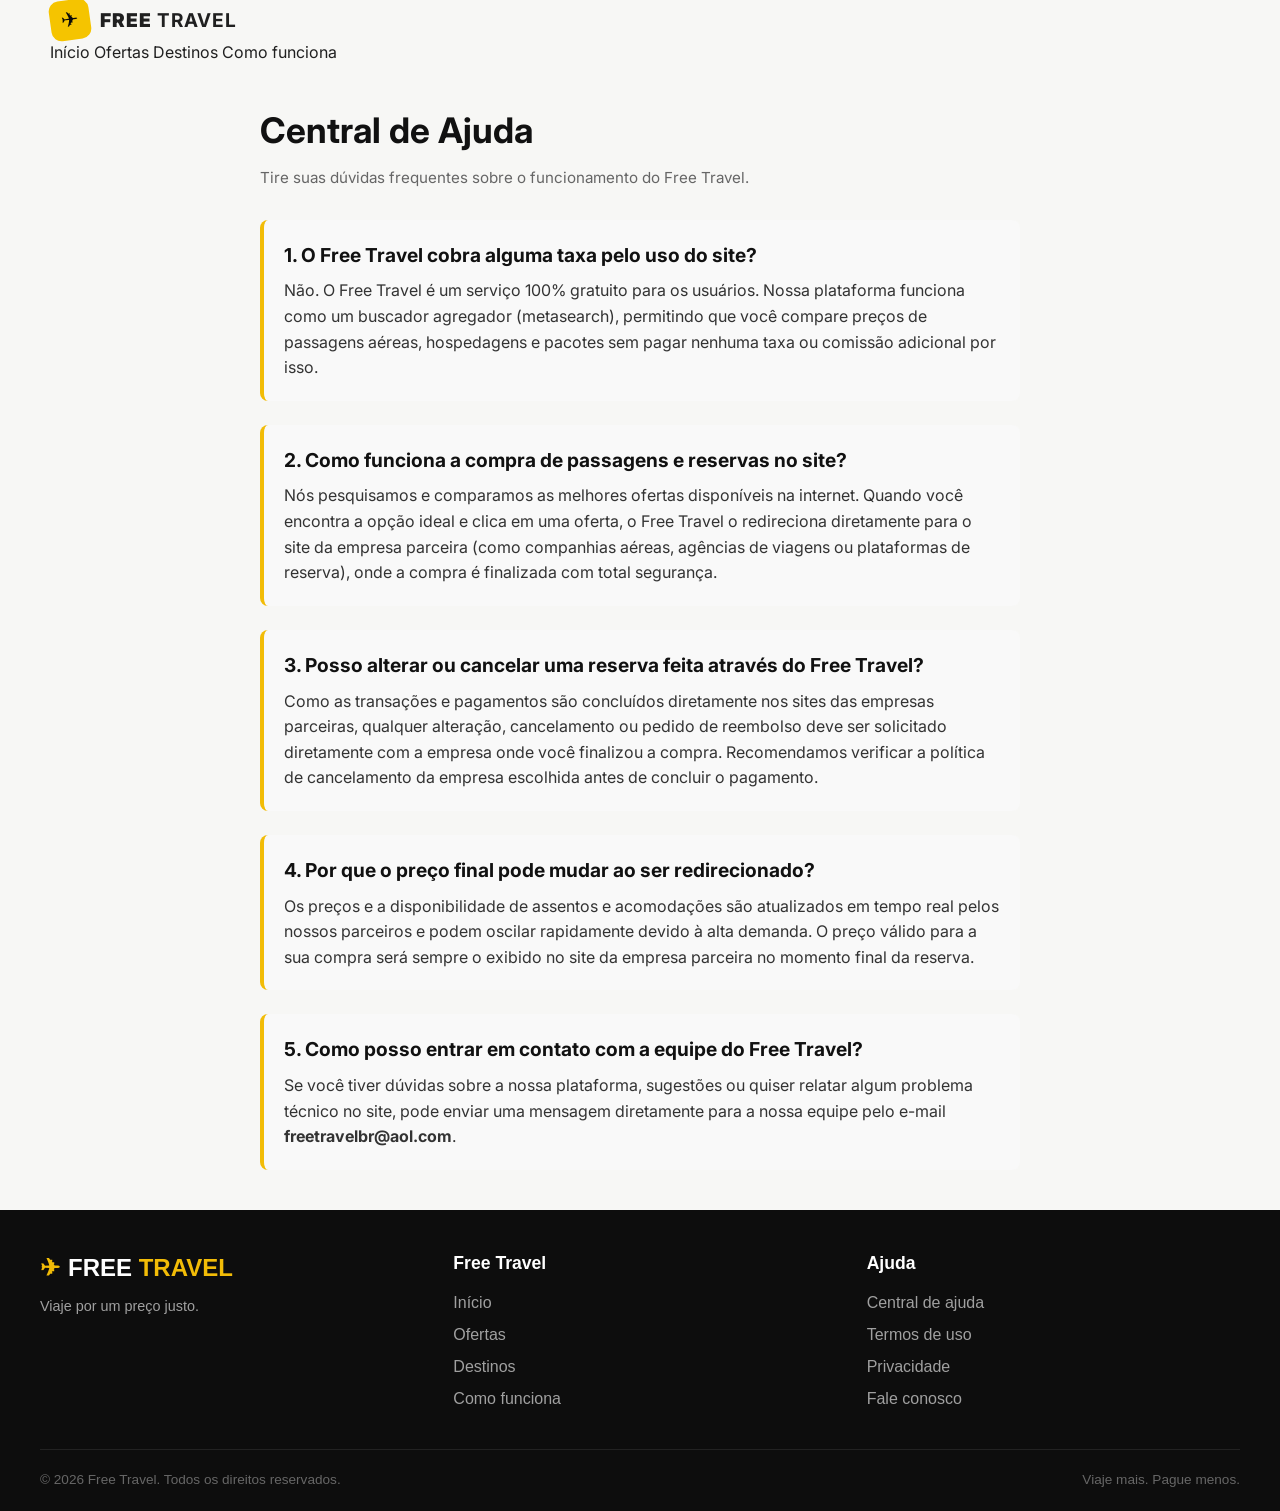
<file: central-de-ajuda.html>
<!DOCTYPE html>
<html lang="pt-BR">
<head>
    <meta charset="UTF-8">
    <meta name="viewport" content="width=device-width, initial-scale=1.0">
    <title>Central de Ajuda — Free Travel</title>
    <link rel="stylesheet" href="style.css">
    <link rel="preconnect" href="https://fonts.googleapis.com">
    <link rel="preconnect" href="https://fonts.gstatic.com" crossorigin>
    <link href="https://fonts.googleapis.com/css2?family=Inter:wght@400;500;600;700;800&display=swap" rel="stylesheet">
</head>
<body>

    <!-- Header / Navbar -->
    <header class="header">
        <div class="container header-container">
            <a href="index.html" class="logo">
                <span class="logo-icon">✈</span>
                <span class="logo-text">FREE <strong>TRAVEL</strong></span>
            </a>
            <nav class="nav">
                <a href="index.html">Início</a>
                <a href="index.html#ofertas">Ofertas</a>
                <a href="index.html#destinos">Destinos</a>
                <a href="index.html#como-funciona">Como funciona</a>
            </nav>
        </div>
    </header>

    <!-- Main Content -->
    <main class="page-content container" style="max-width: 800px; margin: 40px auto; padding: 0 20px;">
        <h1 style="font-size: 2.2rem; margin-bottom: 10px; color: #111;">Central de Ajuda</h1>
        <p style="color: #666; font-size: 0.95rem; margin-bottom: 30px;">Tire suas dúvidas frequentes sobre o funcionamento do Free Travel.</p>

        <section style="display: flex; flex-direction: column; gap: 24px; line-height: 1.6; color: #333;">
            
            <article style="background: #f9f9f9; padding: 20px; border-radius: 8px; border-left: 4px solid #f2bc07;">
                <h3 style="font-size: 1.2rem; margin-bottom: 8px; color: #111;">1. O Free Travel cobra alguma taxa pelo uso do site?</h3>
                <p>Não. O Free Travel é um serviço 100% gratuito para os usuários. Nossa plataforma funciona como um buscador agregador (metasearch), permitindo que você compare preços de passagens aéreas, hospedagens e pacotes sem pagar nenhuma taxa ou comissão adicional por isso.</p>
            </article>

            <article style="background: #f9f9f9; padding: 20px; border-radius: 8px; border-left: 4px solid #f2bc07;">
                <h3 style="font-size: 1.2rem; margin-bottom: 8px; color: #111;">2. Como funciona a compra de passagens e reservas no site?</h3>
                <p>Nós pesquisamos e comparamos as melhores ofertas disponíveis na internet. Quando você encontra a opção ideal e clica em uma oferta, o Free Travel o redireciona diretamente para o site da empresa parceira (como companhias aéreas, agências de viagens ou plataformas de reserva), onde a compra é finalizada com total segurança.</p>
            </article>

            <article style="background: #f9f9f9; padding: 20px; border-radius: 8px; border-left: 4px solid #f2bc07;">
                <h3 style="font-size: 1.2rem; margin-bottom: 8px; color: #111;">3. Posso alterar ou cancelar uma reserva feita através do Free Travel?</h3>
                <p>Como as transações e pagamentos são concluídos diretamente nos sites das empresas parceiras, qualquer alteração, cancelamento ou pedido de reembolso deve ser solicitado diretamente com a empresa onde você finalizou a compra. Recomendamos verificar a política de cancelamento da empresa escolhida antes de concluir o pagamento.</p>
            </article>

            <article style="background: #f9f9f9; padding: 20px; border-radius: 8px; border-left: 4px solid #f2bc07;">
                <h3 style="font-size: 1.2rem; margin-bottom: 8px; color: #111;">4. Por que o preço final pode mudar ao ser redirecionado?</h3>
                <p>Os preços e a disponibilidade de assentos e acomodações são atualizados em tempo real pelos nossos parceiros e podem oscilar rapidamente devido à alta demanda. O preço válido para a sua compra será sempre o exibido no site da empresa parceira no momento final da reserva.</p>
            </article>

            <article style="background: #f9f9f9; padding: 20px; border-radius: 8px; border-left: 4px solid #f2bc07;">
                <h3 style="font-size: 1.2rem; margin-bottom: 8px; color: #111;">5. Como posso entrar em contato com a equipe do Free Travel?</h3>
                <p>Se você tiver dúvidas sobre a nossa plataforma, sugestões ou quiser relatar algum problema técnico no site, pode enviar uma mensagem diretamente para a nossa equipe pelo e-mail <strong>freetravelbr@aol.com</strong>.</p>
            </article>

        </section>
    </main>

    <!-- Footer -->
<footer style="background-color: #0d0d0d; color: #ffffff; padding: 40px 20px 20px 20px; font-family: sans-serif;">
    <div style="max-width: 1200px; margin: 0 auto; display: flex; flex-wrap: wrap; justify-content: space-between; gap: 40px;">
        
        <!-- Marca / Coluna 1 -->
        <div style="flex: 1; min-width: 250px;">
            <a href="index.html" style="text-decoration: none; color: #ffffff; font-size: 1.5rem; font-weight: bold; display: flex; align-items: center; gap: 8px;">
                <span style="color: #f2bc07;">✈</span>
                <span>FREE <strong style="color: #f2bc07;">TRAVEL</strong></span>
            </a>
            <p style="color: #a0a0a0; font-size: 0.9rem; margin-top: 10px;">Viaje por um preço justo.</p>
        </div>

        <!-- Coluna 2: Navegação -->
        <div style="flex: 1; min-width: 150px;">
            <h4 style="color: #ffffff; margin-bottom: 15px; font-size: 1.1rem;">Free Travel</h4>
            <ul style="list-style: none; padding: 0; margin: 0;">
                <li style="margin-bottom: 8px;"><a href="index.html" style="color: #a0a0a0; text-decoration: none;">Início</a></li>
                <li style="margin-bottom: 8px;"><a href="index.html#ofertas" style="color: #a0a0a0; text-decoration: none;">Ofertas</a></li>
                <li style="margin-bottom: 8px;"><a href="index.html#destinos" style="color: #a0a0a0; text-decoration: none;">Destinos</a></li>
                <li style="margin-bottom: 8px;"><a href="index.html#como-funciona" style="color: #a0a0a0; text-decoration: none;">Como funciona</a></li>
            </ul>
        </div>

        <!-- Coluna 3: Ajuda -->
        <div style="flex: 1; min-width: 150px;">
            <h4 style="color: #ffffff; margin-bottom: 15px; font-size: 1.1rem;">Ajuda</h4>
            <ul style="list-style: none; padding: 0; margin: 0;">
                <li style="margin-bottom: 8px;"><a href="central-de-ajuda.html" style="color: #a0a0a0; text-decoration: none;">Central de ajuda</a></li>
                <li style="margin-bottom: 8px;"><a href="termos-de-uso.html" style="color: #a0a0a0; text-decoration: none;">Termos de uso</a></li>
                <li style="margin-bottom: 8px;"><a href="politica-de-privacidade.html" style="color: #a0a0a0; text-decoration: none;">Privacidade</a></li>
                <li style="margin-bottom: 8px;"><a href="mailto:freetravelbr@aol.com" style="color: #a0a0a0; text-decoration: none;">Fale conosco</a></li>
            </ul>
        </div>

    </div>

    <!-- Linha Inferior -->
    <div style="max-width: 1200px; margin: 30px auto 0 auto; padding-top: 20px; border-top: 1px solid #222; display: flex; justify-content: space-between; flex-wrap: wrap; color: #666; font-size: 0.85rem;">
        <p>© 2026 Free Travel. Todos os direitos reservados.</p>
        <p>Viaje mais. Pague menos.</p>
    </div>
</footer>
    
</footer>
    

    <script src="script.js"></script>
</body>
</html>
</file>
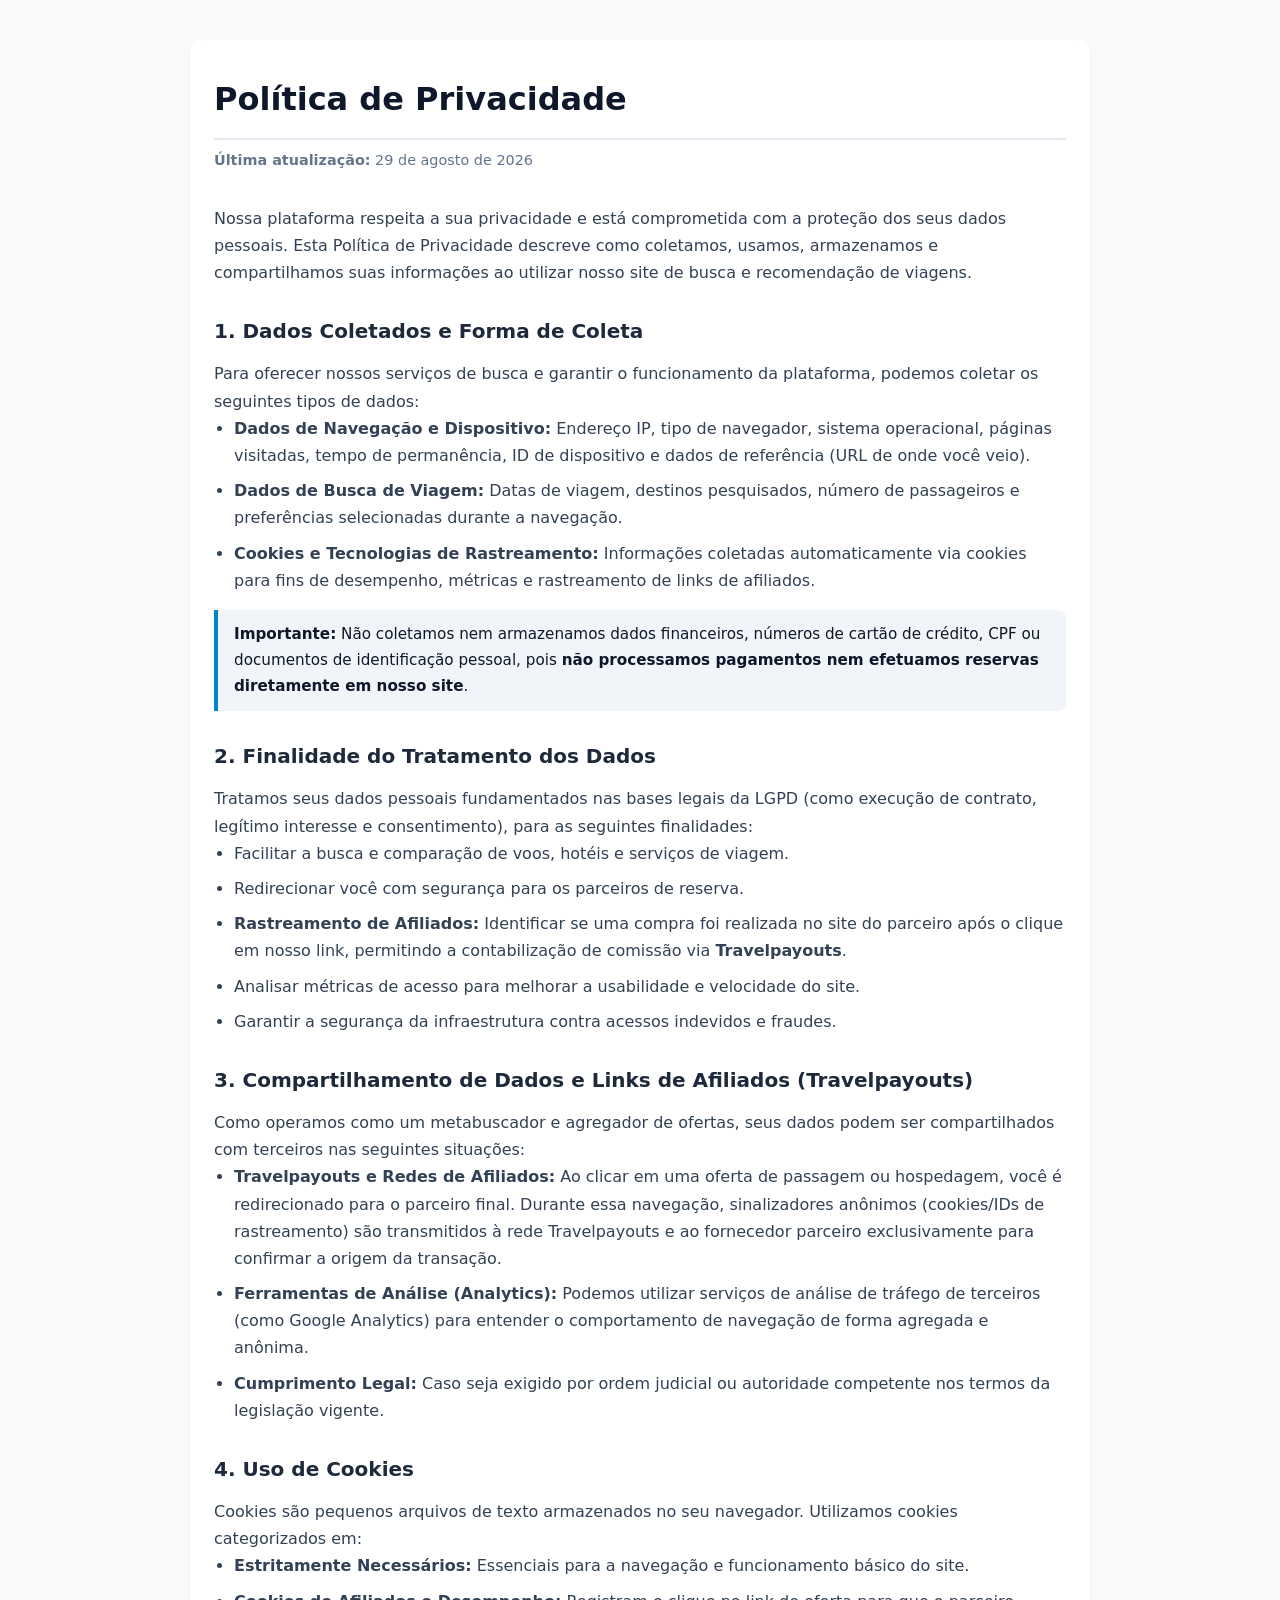
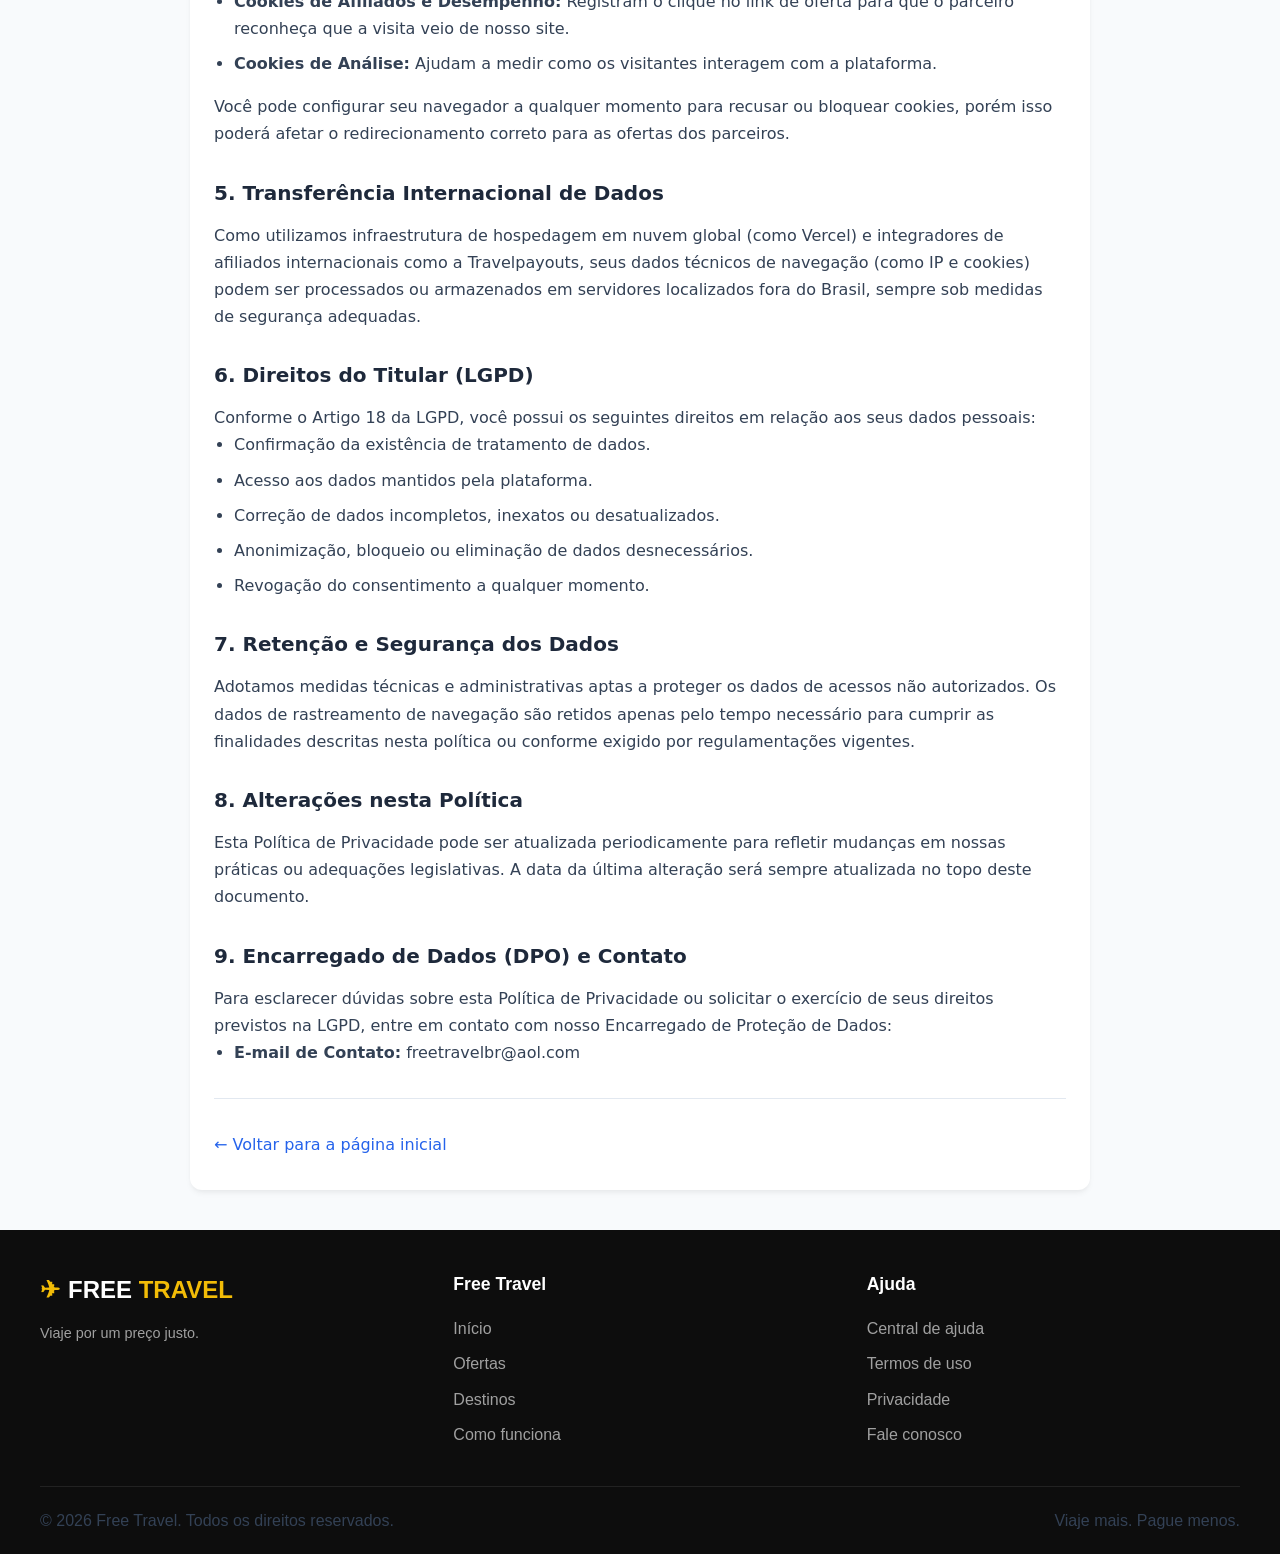
<file: politica-de-privacidade.html>
<!DOCTYPE html>
<html lang="pt-BR">
<head>
    <meta charset="UTF-8">
    <meta name="viewport" content="width=device-width, initial-scale=1.0">
    <title>Política de Privacidade - Free Travel</title>
    <!-- Inclua aqui o mesmo arquivo de CSS do seu site -->
    <link rel="stylesheet" href="style.css">
    <style>
        /* Estilos base para garantir legibilidade e alinhamento visual caso não use CSS externo */
        body {
            font-family: system-ui, -apple-system, BlinkMacSystemFont, 'Segoe UI', Roboto, Oxygen, Ubuntu, Cantarell, sans-serif;
            margin: 0;
            padding: 0;
            background-color: #f8fafc;
            color: #1e293b;
            line-height: 1.7;
        }
        .main-container {
            max-width: 900px;
            margin: 40px auto;
            padding: 32px 24px;
            background: #ffffff;
            border-radius: 12px;
            box-shadow: 0 4px 6px -1px rgba(0, 0, 0, 0.05), 0 2px 4px -1px rgba(0, 0, 0, 0.03);
        }
        h1 {
            color: #0f172a;
            font-size: 2rem;
            margin-bottom: 8px;
            border-bottom: 2px solid #e2e8f0;
            padding-bottom: 12px;
        }
        .last-updated {
            font-size: 0.9rem;
            color: #64748b;
            margin-bottom: 32px;
        }
        h2 {
            color: #1e293b;
            font-size: 1.25rem;
            margin-top: 28px;
            margin-bottom: 12px;
        }
        p, li {
            color: #334155;
            font-size: 1rem;
        }
        ul {
            padding-left: 20px;
            margin-bottom: 16px;
        }
        li {
            margin-bottom: 8px;
        }
        blockquote {
            background-color: #f1f5f9;
            border-left: 4px solid #0284c7;
            margin: 16px 0;
            padding: 12px 16px;
            border-radius: 0 8px 8px 0;
        }
        blockquote p {
            margin: 0;
            font-size: 0.95rem;
            color: #0f172a;
        }
        hr {
            border: none;
            border-top: 1px solid #e2e8f0;
            margin: 32px 0;
        }
        .back-link {
            display: inline-block;
            color: #2563eb;
            text-decoration: none;
            font-weight: 500;
        }
        .back-link:hover {
            text-decoration: underline;
        }
    </style>
</head>
<body>

    <!-- COLE O CABEÇALHO DO SEU SITE AQUI (<header>...</header>) -->

    <main class="main-container">
        <h1>Política de Privacidade</h1>
        <p class="last-updated"><strong>Última atualização:</strong> 29 de agosto de 2026</p>

        <p>Nossa plataforma respeita a sua privacidade e está comprometida com a proteção dos seus dados pessoais. Esta Política de Privacidade descreve como coletamos, usamos, armazenamos e compartilhamos suas informações ao utilizar nosso site de busca e recomendação de viagens.</p>

        <h2>1. Dados Coletados e Forma de Coleta</h2>
        <p>Para oferecer nossos serviços de busca e garantir o funcionamento da plataforma, podemos coletar os seguintes tipos de dados:</p>
        <ul>
            <li><strong>Dados de Navegação e Dispositivo:</strong> Endereço IP, tipo de navegador, sistema operacional, páginas visitadas, tempo de permanência, ID de dispositivo e dados de referência (URL de onde você veio).</li>
            <li><strong>Dados de Busca de Viagem:</strong> Datas de viagem, destinos pesquisados, número de passageiros e preferências selecionadas durante a navegação.</li>
            <li><strong>Cookies e Tecnologias de Rastreamento:</strong> Informações coletadas automaticamente via cookies para fins de desempenho, métricas e rastreamento de links de afiliados.</li>
        </ul>
        <blockquote>
            <p><strong>Importante:</strong> Não coletamos nem armazenamos dados financeiros, números de cartão de crédito, CPF ou documentos de identificação pessoal, pois <strong>não processamos pagamentos nem efetuamos reservas diretamente em nosso site</strong>.</p>
        </blockquote>

        <h2>2. Finalidade do Tratamento dos Dados</h2>
        <p>Tratamos seus dados pessoais fundamentados nas bases legais da LGPD (como execução de contrato, legítimo interesse e consentimento), para as seguintes finalidades:</p>
        <ul>
            <li>Facilitar a busca e comparação de voos, hotéis e serviços de viagem.</li>
            <li>Redirecionar você com segurança para os parceiros de reserva.</li>
            <li><strong>Rastreamento de Afiliados:</strong> Identificar se uma compra foi realizada no site do parceiro após o clique em nosso link, permitindo a contabilização de comissão via <strong>Travelpayouts</strong>.</li>
            <li>Analisar métricas de acesso para melhorar a usabilidade e velocidade do site.</li>
            <li>Garantir a segurança da infraestrutura contra acessos indevidos e fraudes.</li>
        </ul>

        <h2>3. Compartilhamento de Dados e Links de Afiliados (Travelpayouts)</h2>
        <p>Como operamos como um metabuscador e agregador de ofertas, seus dados podem ser compartilhados com terceiros nas seguintes situações:</p>
        <ul>
            <li><strong>Travelpayouts e Redes de Afiliados:</strong> Ao clicar em uma oferta de passagem ou hospedagem, você é redirecionado para o parceiro final. Durante essa navegação, sinalizadores anônimos (cookies/IDs de rastreamento) são transmitidos à rede Travelpayouts e ao fornecedor parceiro exclusivamente para confirmar a origem da transação.</li>
            <li><strong>Ferramentas de Análise (Analytics):</strong> Podemos utilizar serviços de análise de tráfego de terceiros (como Google Analytics) para entender o comportamento de navegação de forma agregada e anônima.</li>
            <li><strong>Cumprimento Legal:</strong> Caso seja exigido por ordem judicial ou autoridade competente nos termos da legislação vigente.</li>
        </ul>

        <h2>4. Uso de Cookies</h2>
        <p>Cookies são pequenos arquivos de texto armazenados no seu navegador. Utilizamos cookies categorizados em:</p>
        <ul>
            <li><strong>Estritamente Necessários:</strong> Essenciais para a navegação e funcionamento básico do site.</li>
            <li><strong>Cookies de Afiliados e Desempenho:</strong> Registram o clique no link de oferta para que o parceiro reconheça que a visita veio de nosso site.</li>
            <li><strong>Cookies de Análise:</strong> Ajudam a medir como os visitantes interagem com a plataforma.</li>
        </ul>
        <p>Você pode configurar seu navegador a qualquer momento para recusar ou bloquear cookies, porém isso poderá afetar o redirecionamento correto para as ofertas dos parceiros.</p>

        <h2>5. Transferência Internacional de Dados</h2>
        <p>Como utilizamos infraestrutura de hospedagem em nuvem global (como Vercel) e integradores de afiliados internacionais como a Travelpayouts, seus dados técnicos de navegação (como IP e cookies) podem ser processados ou armazenados em servidores localizados fora do Brasil, sempre sob medidas de segurança adequadas.</p>

        <h2>6. Direitos do Titular (LGPD)</h2>
        <p>Conforme o Artigo 18 da LGPD, você possui os seguintes direitos em relação aos seus dados pessoais:</p>
        <ul>
            <li>Confirmação da existência de tratamento de dados.</li>
            <li>Acesso aos dados mantidos pela plataforma.</li>
            <li>Correção de dados incompletos, inexatos ou desatualizados.</li>
            <li>Anonimização, bloqueio ou eliminação de dados desnecessários.</li>
            <li>Revogação do consentimento a qualquer momento.</li>
        </ul>

        <h2>7. Retenção e Segurança dos Dados</h2>
        <p>Adotamos medidas técnicas e administrativas aptas a proteger os dados de acessos não autorizados. Os dados de rastreamento de navegação são retidos apenas pelo tempo necessário para cumprir as finalidades descritas nesta política ou conforme exigido por regulamentações vigentes.</p>

        <h2>8. Alterações nesta Política</h2>
        <p>Esta Política de Privacidade pode ser atualizada periodicamente para refletir mudanças em nossas práticas ou adequações legislativas. A data da última alteração será sempre atualizada no topo deste documento.</p>

        <h2>9. Encarregado de Dados (DPO) e Contato</h2>
        <p>Para esclarecer dúvidas sobre esta Política de Privacidade ou solicitar o exercício de seus direitos previstos na LGPD, entre em contato com nosso Encarregado de Proteção de Dados:</p>
        <ul>
            <li><strong>E-mail de Contato:</strong> freetravelbr@aol.com</li>
        </ul>

        <hr>
        <a href="index.html" class="back-link">← Voltar para a página inicial</a>
    </main>

 
<footer>
   <footer style="background-color: #0d0d0d; color: #ffffff; padding: 40px 20px 20px 20px; font-family: sans-serif;">
    <div style="max-width: 1200px; margin: 0 auto; display: flex; flex-wrap: wrap; justify-content: space-between; gap: 40px;">
        
        <!-- Marca / Coluna 1 -->
        <div style="flex: 1; min-width: 250px;">
            <a href="index.html" style="text-decoration: none; color: #ffffff; font-size: 1.5rem; font-weight: bold; display: flex; align-items: center; gap: 8px;">
                <span style="color: #f2bc07;">✈</span>
                <span>FREE <strong style="color: #f2bc07;">TRAVEL</strong></span>
            </a>
            <p style="color: #a0a0a0; font-size: 0.9rem; margin-top: 10px;">Viaje por um preço justo.</p>
        </div>

        <!-- Coluna 2: Navegação -->
        <div style="flex: 1; min-width: 150px;">
            <h4 style="color: #ffffff; margin-bottom: 15px; font-size: 1.1rem;">Free Travel</h4>
            <ul style="list-style: none; padding: 0; margin: 0;">
                <li style="margin-bottom: 8px;"><a href="index.html" style="color: #a0a0a0; text-decoration: none;">Início</a></li>
                <li style="margin-bottom: 8px;"><a href="index.html#ofertas" style="color: #a0a0a0; text-decoration: none;">Ofertas</a></li>
                <li style="margin-bottom: 8px;"><a href="index.html#destinos" style="color: #a0a0a0; text-decoration: none;">Destinos</a></li>
                <li style="margin-bottom: 8px;"><a href="index.html#como-funciona" style="color: #a0a0a0; text-decoration: none;">Como funciona</a></li>
            </ul>
        </div>

        <!-- Coluna 3: Ajuda -->
        <div style="flex: 1; min-width: 150px;">
            <h4 style="color: #ffffff; margin-bottom: 15px; font-size: 1.1rem;">Ajuda</h4>
            <ul style="list-style: none; padding: 0; margin: 0;">
                <li style="margin-bottom: 8px;"><a href="central-de-ajuda.html" style="color: #a0a0a0; text-decoration: none;">Central de ajuda</a></li>
                <li style="margin-bottom: 8px;"><a href="termos-de-uso.html" style="color: #a0a0a0; text-decoration: none;">Termos de uso</a></li>
                <li style="margin-bottom: 8px;"><a href="politica-de-privacidade.html" style="color: #a0a0a0; text-decoration: none;">Privacidade</a></li>
                <li style="margin-bottom: 8px;"><a href="mailto:freetravelbr@aol.com" style="color: #a0a0a0; text-decoration: none;">Fale conosco</a></li>
            </ul>
        </div>

    </div>

    <!-- Linha Inferior -->
    <div style="max-width: 1200px; margin: 30px auto 0 auto; padding-top: 20px; border-top: 1px solid #222; display: flex; justify-content: space-between; flex-wrap: wrap; color: #666; font-size: 0.85rem;">
        <p>© 2026 Free Travel. Todos os direitos reservados.</p>
        <p>Viaje mais. Pague menos.</p>
    </div>
</footer>

</body>
</html>

</body>
</html>
</file>
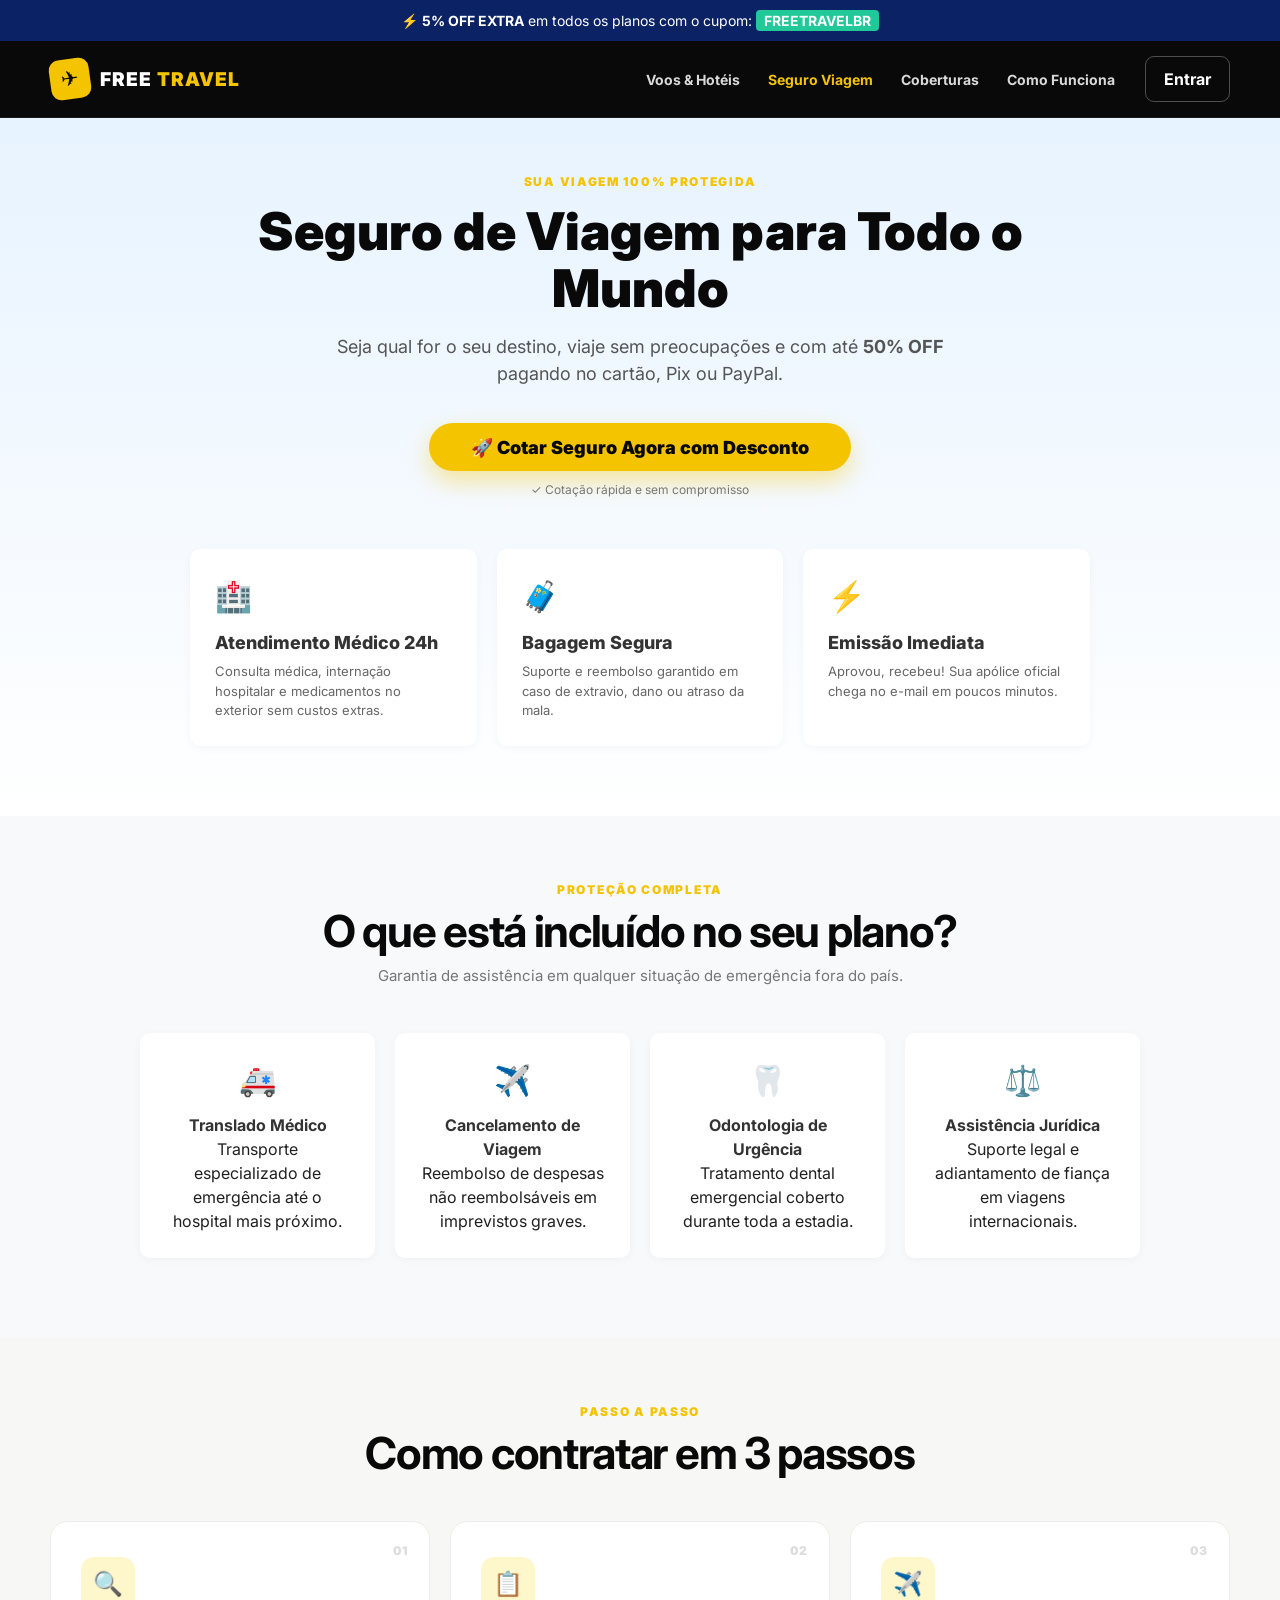
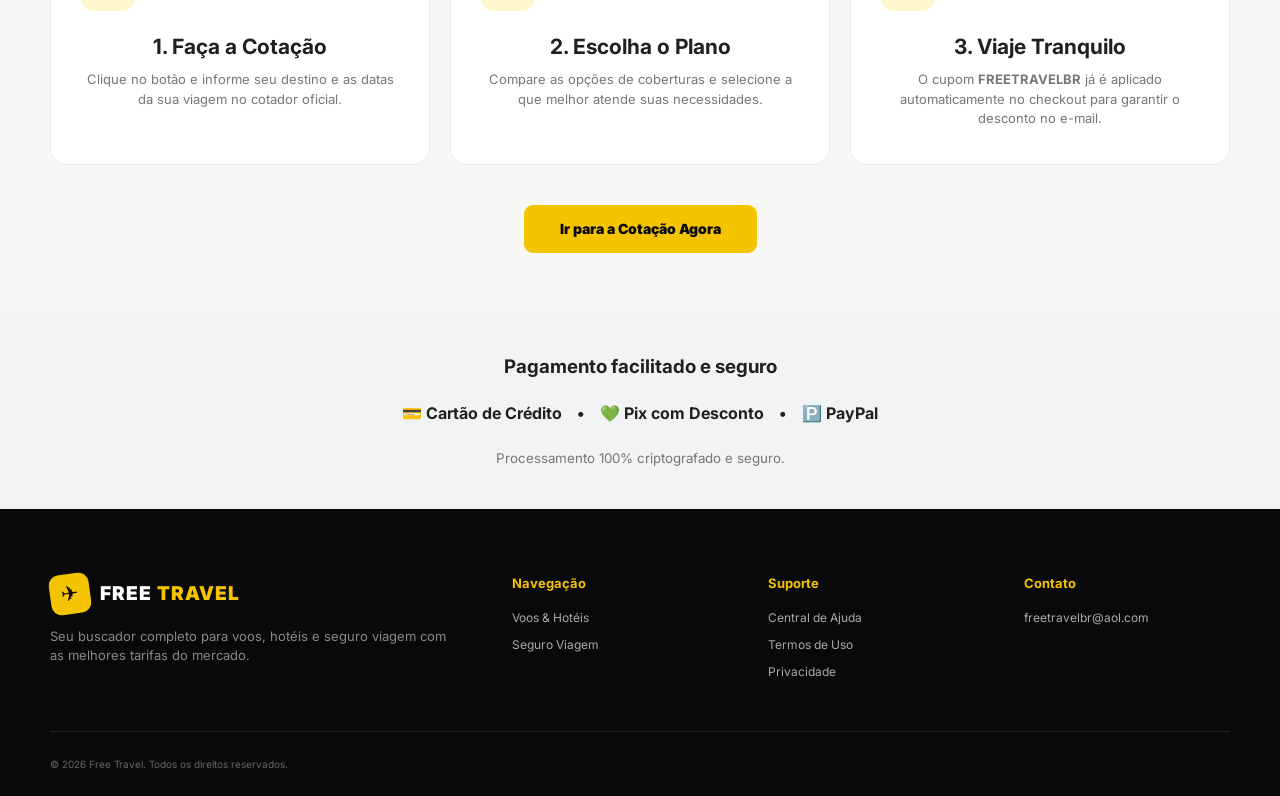
<file: seguro-viagem.html>
<!DOCTYPE html>
<html lang="pt-BR">
<head>
  <meta charset="UTF-8">
  <meta name="viewport" content="width=device-width, initial-scale=1.0">
  <title>Seguro Viagem Internacional | Free Travel</title>
  <link rel="stylesheet" href="style.css">
  <link rel="preconnect" href="https://fonts.googleapis.com">
  <link rel="preconnect" href="https://fonts.gstatic.com" crossorigin>
  <link href="https://fonts.googleapis.com/css2?family=Inter:wght@400;600;700;900&display=swap" rel="stylesheet">
</head>
<body>

  <!-- BARRA DE PROMOÇÃO SUPERIOR -->
  <div class="top-promo-bar">
    ⚡ <strong>5% OFF EXTRA</strong> em todos os planos com o cupom: <span class="badge-code">FREETRAVELBR</span>
  </div>

  <!-- HEADER OFICIAL -->
  <header class="site-header">
    <div class="container header-inner">
      <a href="index.html" class="logo">
        <div class="logo-icon">✈</div>
        <div class="logo-text">FREE <span>TRAVEL</span></div>
      </a>

      <nav class="main-nav">
        <a href="index.html">Voos & Hotéis</a>
        <a href="seguro-viagem.html" style="color: var(--yellow);">Seguro Viagem</a>
        <a href="#coberturas">Coberturas</a>
        <a href="#como-funciona">Como Funciona</a>
      </nav>

      <div class="header-actions">
        <button class="login-btn" onclick="document.getElementById('loginModal').classList.add('open')">Entrar</button>
      </div>
    </div>
  </header>

  <!-- HERO SECTION (SEM FORMULÁRIO QUEBRADO) -->
  <section class="hero-insurance">
    <div class="container" style="max-width: 900px; margin: 0 auto; text-align: center;">
      
      <span class="eyebrow" style="margin-bottom: 12px;">SUA VIAGEM 100% PROTEGIDA</span>
      
      <h1 style="font-size: clamp(32px, 5vw, 52px); color: var(--black); font-weight: 900; line-height: 1.1; margin-bottom: 16px;">
        Seguro de Viagem para Todo o Mundo
      </h1>
      
      <p style="font-size: 18px; color: #555; max-width: 680px; margin: 0 auto 36px auto;">
        Seja qual for o seu destino, viaje sem preocupações e com até <strong>50% OFF</strong> pagando no cartão, Pix ou PayPal.
      </p>

      <!-- BOTÃO DE CHAMADA PRINCIPAL (CTA) -->
      <div style="margin-bottom: 50px;">
        <a href="https://assist-365.com?voucher=FREETRAVELBR&utm_source=web&utm_medium=affiliate" 
           target="_blank" 
           rel="noopener" 
           class="search-button" 
           style="display: inline-flex; font-size: 18px; padding: 18px 42px; border-radius: 50px; text-decoration: none; box-shadow: 0 10px 25px rgba(245, 196, 0, 0.4);">
          🚀 Cotar Seguro Agora com Desconto
        </a>
        <small style="display: block; margin-top: 10px; color: #777; font-size: 12px;">
          ✓ Cotação rápida e sem compromisso
        </small>
      </div>

      <!-- CARDS DE BENEFÍCIOS -->
      <div class="coverage-grid" style="margin-top: 0;">
        <div class="coverage-card" style="text-align: left;">
          <div class="card-icon">🏥</div>
          <h3 style="font-size: 18px; font-weight: 800; margin-bottom: 6px;">Atendimento Médico 24h</h3>
          <p style="font-size: 13px; color: #666; margin: 0;">Consulta médica, internação hospitalar e medicamentos no exterior sem custos extras.</p>
        </div>

        <div class="coverage-card" style="text-align: left;">
          <div class="card-icon">🧳</div>
          <h3 style="font-size: 18px; font-weight: 800; margin-bottom: 6px;">Bagagem Segura</h3>
          <p style="font-size: 13px; color: #666; margin: 0;">Suporte e reembolso garantido em caso de extravio, dano ou atraso da mala.</p>
        </div>

        <div class="coverage-card" style="text-align: left;">
          <div class="card-icon">⚡</div>
          <h3 style="font-size: 18px; font-weight: 800; margin-bottom: 6px;">Emissão Imediata</h3>
          <p style="font-size: 13px; color: #666; margin: 0;">Aprovou, recebeu! Sua apólice oficial chega no e-mail em poucos minutos.</p>
        </div>
      </div>

    </div>
  </section>

  <!-- COBERTURAS INCLUÍDAS -->
  <section class="included-section" id="coberturas">
    <div class="container">
      <div class="section-heading centered">
        <span class="section-kicker">PROTEÇÃO COMPLETA</span>
        <h2>O que está incluído no seu plano?</h2>
        <p>Garantia de assistência em qualquer situação de emergência fora do país.</p>
      </div>

      <div class="coverage-grid">
        <div class="coverage-card">
          <div class="card-icon">🚑</div>
          <h3>Translado Médico</h3>
          <p>Transporte especializado de emergência até o hospital mais próximo.</p>
        </div>
        <div class="coverage-card">
          <div class="card-icon">✈️</div>
          <h3>Cancelamento de Viagem</h3>
          <p>Reembolso de despesas não reembolsáveis em imprevistos graves.</p>
        </div>
        <div class="coverage-card">
          <div class="card-icon">🦷</div>
          <h3>Odontologia de Urgência</h3>
          <p>Tratamento dental emergencial coberto durante toda a estadia.</p>
        </div>
        <div class="coverage-card">
          <div class="card-icon">⚖️</div>
          <h3>Assistência Jurídica</h3>
          <p>Suporte legal e adiantamento de fiança em viagens internacionais.</p>
        </div>
      </div>
    </div>
  </section>

  <!-- COMO FUNCIONA -->
  <section class="how-it-works" id="como-funciona">
    <div class="container">
      <div class="section-heading centered">
        <span class="section-kicker">PASSO A PASSO</span>
        <h2>Como contratar em 3 passos</h2>
      </div>

      <div class="steps-grid">
        <div class="step-card">
          <span class="step-number">01</span>
          <div class="step-icon">🔍</div>
          <h3>1. Faça a Cotação</h3>
          <p>Clique no botão e informe seu destino e as datas da sua viagem no cotador oficial.</p>
        </div>

        <div class="step-card">
          <span class="step-number">02</span>
          <div class="step-icon">📋</div>
          <h3>2. Escolha o Plano</h3>
          <p>Compare as opções de coberturas e selecione a que melhor atende suas necessidades.</p>
        </div>

        <div class="step-card">
          <span class="step-number">03</span>
          <div class="step-icon">✈️</div>
          <h3>3. Viaje Tranquilo</h3>
          <p>O cupom <strong>FREETRAVELBR</strong> já é aplicado automaticamente no checkout para garantir o desconto no e-mail.</p>
        </div>
      </div>

      <div style="margin-top: 40px; text-align: center;">
        <a href="https://assist-365.com?voucher=FREETRAVELBR&utm_source=web&utm_medium=affiliate" 
           target="_blank" 
           rel="noopener" 
           class="search-button" 
           style="padding: 16px 36px; text-decoration: none;">
          Ir para a Cotação Agora
        </a>
      </div>
    </div>
  </section>

  <!-- MEIOS DE PAGAMENTO -->
  <section class="payment-section">
    <div class="container">
      <h3>Pagamento facilitado e seguro</h3>
      <div class="payment-badges">
        <span>💳 Cartão de Crédito</span> • 
        <span>💚 Pix com Desconto</span> • 
        <span>🅿️ PayPal</span>
      </div>
      <small style="color: #777;">Processamento 100% criptografado e seguro.</small>
    </div>
  </section>

  <!-- FOOTER -->
  <footer class="site-footer">
    <div class="container">
      <div class="footer-main">
        <div class="footer-brand">
          <a href="index.html" class="logo">
            <div class="logo-icon">✈</div>
            <div class="logo-text">FREE <span>TRAVEL</span></div>
          </a>
          <p>Seu buscador completo para voos, hotéis e seguro viagem com as melhores tarifas do mercado.</p>
        </div>

        <div class="footer-column">
          <h4>Navegação</h4>
          <a href="index.html">Voos & Hotéis</a>
          <a href="seguro-viagem.html">Seguro Viagem</a>
        </div>

        <div class="footer-column">
          <h4>Suporte</h4>
          <a href="#">Central de Ajuda</a>
          <a href="#">Termos de Uso</a>
          <a href="#">Privacidade</a>
        </div>

        <div class="footer-column">
          <h4>Contato</h4>
          <a href="mailto:freetravelbr@aol.com">freetravelbr@aol.com</a>
        </div>
      </div>

      <div class="footer-bottom">
        <p>&copy; 2026 Free Travel. Todos os direitos reservados.</p>
      </div>
    </div>
  </footer>

</body>
</html>
</file>
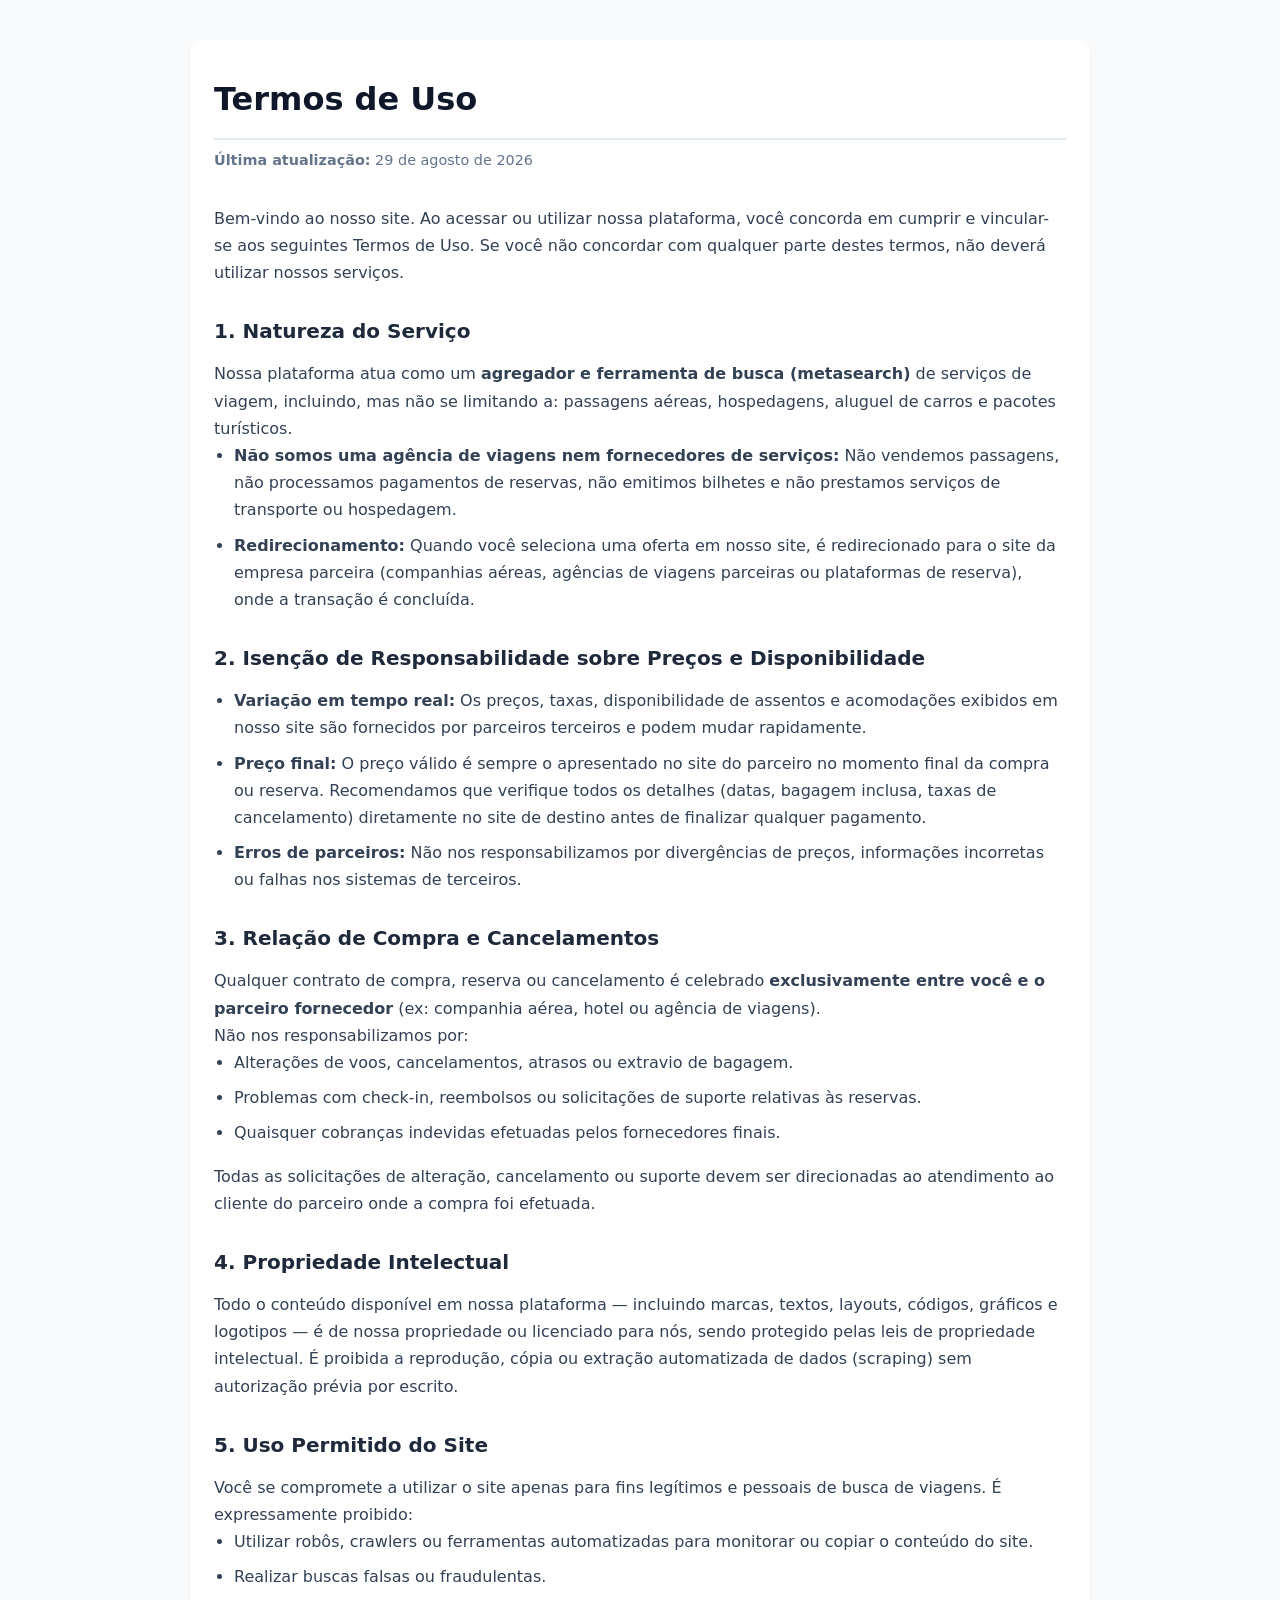
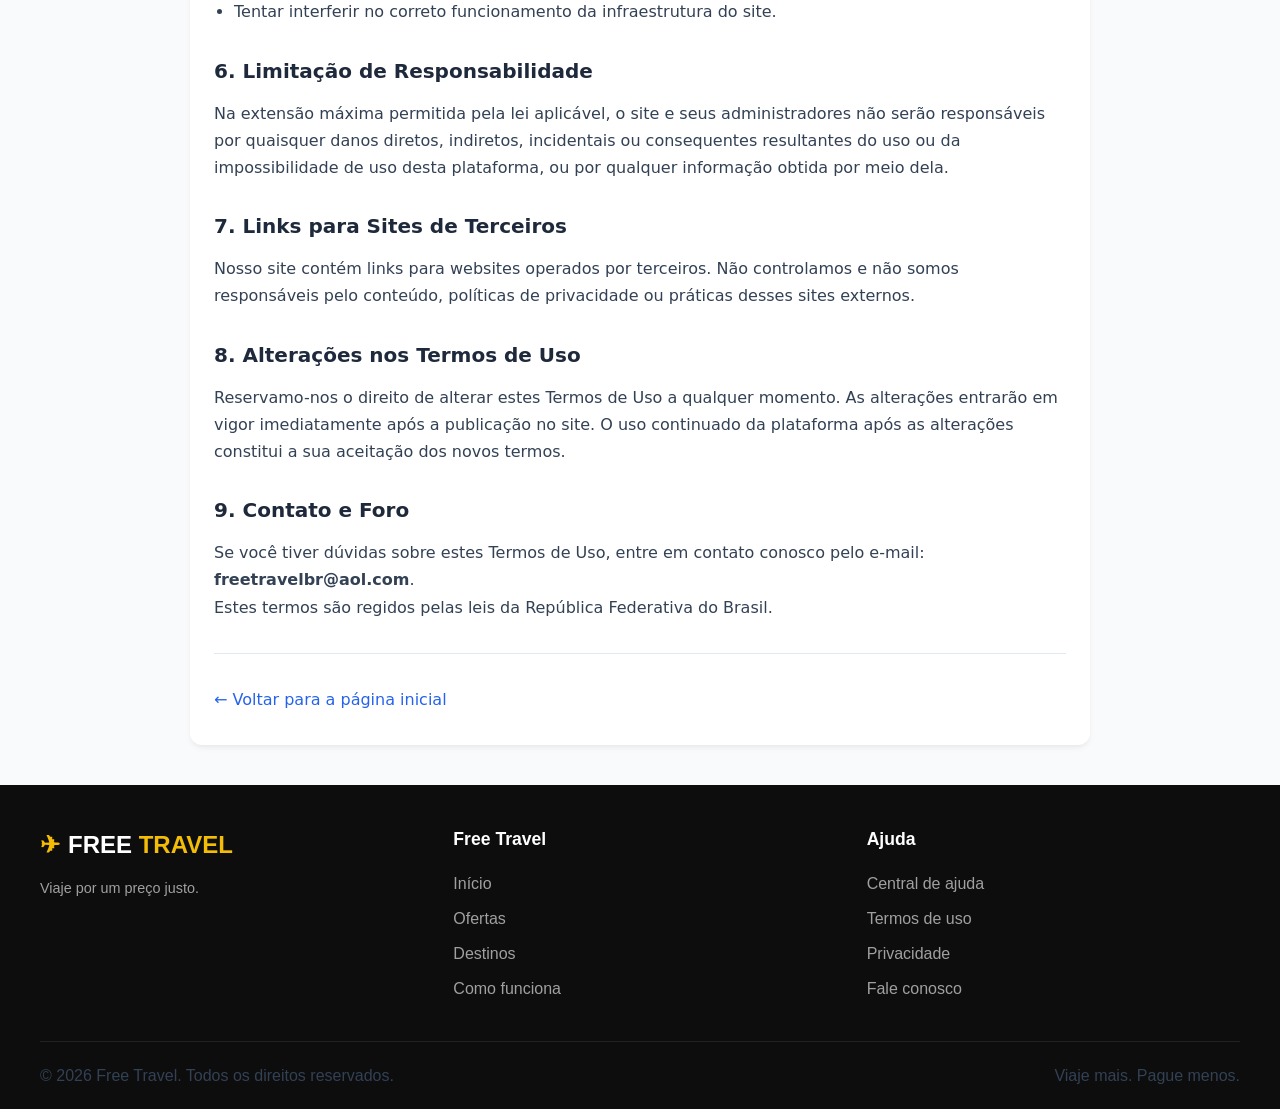
<file: termos-de-uso.html>
<!DOCTYPE html>
<html lang="pt-BR">
<head>
    <meta charset="UTF-8">
    <meta name="viewport" content="width=device-width, initial-scale=1.0">
    <title>Termos de Uso - Free Travel</title>
    <!-- Inclua aqui o mesmo arquivo de CSS do seu site -->
    <link rel="stylesheet" href="style.css">
    <style>
        /* Estilos base para garantir legibilidade e alinhamento visual caso não use CSS externo */
        body {
            font-family: system-ui, -apple-system, BlinkMacSystemFont, 'Segoe UI', Roboto, Oxygen, Ubuntu, Cantarell, sans-serif;
            margin: 0;
            padding: 0;
            background-color: #f8fafc;
            color: #1e293b;
            line-height: 1.7;
        }
        .main-container {
            max-width: 900px;
            margin: 40px auto;
            padding: 32px 24px;
            background: #ffffff;
            border-radius: 12px;
            box-shadow: 0 4px 6px -1px rgba(0, 0, 0, 0.05), 0 2px 4px -1px rgba(0, 0, 0, 0.03);
        }
        h1 {
            color: #0f172a;
            font-size: 2rem;
            margin-bottom: 8px;
            border-bottom: 2px solid #e2e8f0;
            padding-bottom: 12px;
        }
        .last-updated {
            font-size: 0.9rem;
            color: #64748b;
            margin-bottom: 32px;
        }
        h2 {
            color: #1e293b;
            font-size: 1.25rem;
            margin-top: 28px;
            margin-bottom: 12px;
        }
        p, li {
            color: #334155;
            font-size: 1rem;
        }
        ul {
            padding-left: 20px;
            margin-bottom: 16px;
        }
        li {
            margin-bottom: 8px;
        }
        hr {
            border: none;
            border-top: 1px solid #e2e8f0;
            margin: 32px 0;
        }
        .back-link {
            display: inline-block;
            color: #2563eb;
            text-decoration: none;
            font-weight: 500;
        }
        .back-link:hover {
            text-decoration: underline;
        }
    </style>
</head>
<body>

    <!-- COLE O CABEÇALHO DO SEU SITE AQUI (<header>...</header>) -->

    <main class="main-container">
        <h1>Termos de Uso</h1>
        <p class="last-updated"><strong>Última atualização:</strong> 29 de agosto de 2026</p>

        <p>Bem-vindo ao nosso site. Ao acessar ou utilizar nossa plataforma, você concorda em cumprir e vincular-se aos seguintes Termos de Uso. Se você não concordar com qualquer parte destes termos, não deverá utilizar nossos serviços.</p>

        <h2>1. Natureza do Serviço</h2>
        <p>Nossa plataforma atua como um <strong>agregador e ferramenta de busca (metasearch)</strong> de serviços de viagem, incluindo, mas não se limitando a: passagens aéreas, hospedagens, aluguel de carros e pacotes turísticos.</p>
        <ul>
            <li><strong>Não somos uma agência de viagens nem fornecedores de serviços:</strong> Não vendemos passagens, não processamos pagamentos de reservas, não emitimos bilhetes e não prestamos serviços de transporte ou hospedagem.</li>
            <li><strong>Redirecionamento:</strong> Quando você seleciona uma oferta em nosso site, é redirecionado para o site da empresa parceira (companhias aéreas, agências de viagens parceiras ou plataformas de reserva), onde a transação é concluída.</li>
        </ul>

        <h2>2. Isenção de Responsabilidade sobre Preços e Disponibilidade</h2>
        <ul>
            <li><strong>Variação em tempo real:</strong> Os preços, taxas, disponibilidade de assentos e acomodações exibidos em nosso site são fornecidos por parceiros terceiros e podem mudar rapidamente.</li>
            <li><strong>Preço final:</strong> O preço válido é sempre o apresentado no site do parceiro no momento final da compra ou reserva. Recomendamos que verifique todos os detalhes (datas, bagagem inclusa, taxas de cancelamento) diretamente no site de destino antes de finalizar qualquer pagamento.</li>
            <li><strong>Erros de parceiros:</strong> Não nos responsabilizamos por divergências de preços, informações incorretas ou falhas nos sistemas de terceiros.</li>
        </ul>

        <h2>3. Relação de Compra e Cancelamentos</h2>
        <p>Qualquer contrato de compra, reserva ou cancelamento é celebrado <strong>exclusivamente entre você e o parceiro fornecedor</strong> (ex: companhia aérea, hotel ou agência de viagens).</p>
        <p>Não nos responsabilizamos por:</p>
        <ul>
            <li>Alterações de voos, cancelamentos, atrasos ou extravio de bagagem.</li>
            <li>Problemas com check-in, reembolsos ou solicitações de suporte relativas às reservas.</li>
            <li>Quaisquer cobranças indevidas efetuadas pelos fornecedores finais.</li>
        </ul>
        <p>Todas as solicitações de alteração, cancelamento ou suporte devem ser direcionadas ao atendimento ao cliente do parceiro onde a compra foi efetuada.</p>

        <h2>4. Propriedade Intelectual</h2>
        <p>Todo o conteúdo disponível em nossa plataforma — incluindo marcas, textos, layouts, códigos, gráficos e logotipos — é de nossa propriedade ou licenciado para nós, sendo protegido pelas leis de propriedade intelectual. É proibida a reprodução, cópia ou extração automatizada de dados (scraping) sem autorização prévia por escrito.</p>

        <h2>5. Uso Permitido do Site</h2>
        <p>Você se compromete a utilizar o site apenas para fins legítimos e pessoais de busca de viagens. É expressamente proibido:</p>
        <ul>
            <li>Utilizar robôs, crawlers ou ferramentas automatizadas para monitorar ou copiar o conteúdo do site.</li>
            <li>Realizar buscas falsas ou fraudulentas.</li>
            <li>Tentar interferir no correto funcionamento da infraestrutura do site.</li>
        </ul>

        <h2>6. Limitação de Responsabilidade</h2>
        <p>Na extensão máxima permitida pela lei aplicável, o site e seus administradores não serão responsáveis por quaisquer danos diretos, indiretos, incidentais ou consequentes resultantes do uso ou da impossibilidade de uso desta plataforma, ou por qualquer informação obtida por meio dela.</p>

        <h2>7. Links para Sites de Terceiros</h2>
        <p>Nosso site contém links para websites operados por terceiros. Não controlamos e não somos responsáveis pelo conteúdo, políticas de privacidade ou práticas desses sites externos.</p>

        <h2>8. Alterações nos Termos de Uso</h2>
        <p>Reservamo-nos o direito de alterar estes Termos de Uso a qualquer momento. As alterações entrarão em vigor imediatamente após a publicação no site. O uso continuado da plataforma após as alterações constitui a sua aceitação dos novos termos.</p>

        <h2>9. Contato e Foro</h2>
        <p>Se você tiver dúvidas sobre estes Termos de Uso, entre em contato conosco pelo e-mail: <strong>freetravelbr@aol.com</strong>.</p>
        <p>Estes termos são regidos pelas leis da República Federativa do Brasil.</p>

        <hr>
        <a href="index.html" class="back-link">← Voltar para a página inicial</a>
    </main>

    
<footer>
    <footer style="background-color: #0d0d0d; color: #ffffff; padding: 40px 20px 20px 20px; font-family: sans-serif;">
    <div style="max-width: 1200px; margin: 0 auto; display: flex; flex-wrap: wrap; justify-content: space-between; gap: 40px;">
        
        <!-- Marca / Coluna 1 -->
        <div style="flex: 1; min-width: 250px;">
            <a href="index.html" style="text-decoration: none; color: #ffffff; font-size: 1.5rem; font-weight: bold; display: flex; align-items: center; gap: 8px;">
                <span style="color: #f2bc07;">✈</span>
                <span>FREE <strong style="color: #f2bc07;">TRAVEL</strong></span>
            </a>
            <p style="color: #a0a0a0; font-size: 0.9rem; margin-top: 10px;">Viaje por um preço justo.</p>
        </div>

        <!-- Coluna 2: Navegação -->
        <div style="flex: 1; min-width: 150px;">
            <h4 style="color: #ffffff; margin-bottom: 15px; font-size: 1.1rem;">Free Travel</h4>
            <ul style="list-style: none; padding: 0; margin: 0;">
                <li style="margin-bottom: 8px;"><a href="index.html" style="color: #a0a0a0; text-decoration: none;">Início</a></li>
                <li style="margin-bottom: 8px;"><a href="index.html#ofertas" style="color: #a0a0a0; text-decoration: none;">Ofertas</a></li>
                <li style="margin-bottom: 8px;"><a href="index.html#destinos" style="color: #a0a0a0; text-decoration: none;">Destinos</a></li>
                <li style="margin-bottom: 8px;"><a href="index.html#como-funciona" style="color: #a0a0a0; text-decoration: none;">Como funciona</a></li>
            </ul>
        </div>

        <!-- Coluna 3: Ajuda -->
        <div style="flex: 1; min-width: 150px;">
            <h4 style="color: #ffffff; margin-bottom: 15px; font-size: 1.1rem;">Ajuda</h4>
            <ul style="list-style: none; padding: 0; margin: 0;">
                <li style="margin-bottom: 8px;"><a href="central-de-ajuda.html" style="color: #a0a0a0; text-decoration: none;">Central de ajuda</a></li>
                <li style="margin-bottom: 8px;"><a href="termos-de-uso.html" style="color: #a0a0a0; text-decoration: none;">Termos de uso</a></li>
                <li style="margin-bottom: 8px;"><a href="politica-de-privacidade.html" style="color: #a0a0a0; text-decoration: none;">Privacidade</a></li>
                <li style="margin-bottom: 8px;"><a href="mailto:freetravelbr@aol.com" style="color: #a0a0a0; text-decoration: none;">Fale conosco</a></li>
            </ul>
        </div>

    </div>

    <!-- Linha Inferior -->
    <div style="max-width: 1200px; margin: 30px auto 0 auto; padding-top: 20px; border-top: 1px solid #222; display: flex; justify-content: space-between; flex-wrap: wrap; color: #666; font-size: 0.85rem;">
        <p>© 2026 Free Travel. Todos os direitos reservados.</p>
        <p>Viaje mais. Pague menos.</p>
    </div>
</footer> 

    
</body>
</html>

</body>
</html>
</file>
<file: style.css>
/* =========================================================
   FREE TRAVEL — style.css
   Versão Completa, Otimizada e Corrigida
   ========================================================= */

:root {
  --black: #090909;
  --black-soft: #111111;
  --black-card: #151515;
  --yellow: #f5c400;
  --yellow-light: #ffd83d;
  --white: #ffffff;
  --text: #202020;
  --muted: #777777;
  --border: #e9e9e9;
  --bg: #f7f7f5;
  --radius: 18px;
  --shadow: 0 14px 40px rgba(0, 0, 0, 0.08);
  --container: 1180px;
}

/* =========================================================
   RESET & REGRAS GLOBAIS
   ========================================================= */

*,
*::before,
*::after {
  box-sizing: border-box;
  margin: 0;
  padding: 0;
}

html {
  scroll-behavior: smooth;
}

html, body {
  max-width: 100%;
  overflow-x: hidden;
}

body {
  min-width: 320px;
  background: var(--bg);
  color: var(--text);
  font-family: Inter, Arial, Helvetica, sans-serif;
  line-height: 1.5;
  -webkit-font-smoothing: antialiased;
  -moz-osx-font-smoothing: grayscale;
}

body.modal-open {
  overflow: hidden;
}

img {
  display: block;
  max-width: 100%;
  height: auto;
}

button,
input,
select,
textarea {
  font: inherit;
}

button {
  cursor: pointer;
}

a {
  color: inherit;
  text-decoration: none;
}

.container {
  width: min(calc(100% - 40px), var(--container));
  margin: 0 auto;
}

#esim,
.esim-section {
  width: 100%;
  overflow: hidden;
}

/* Ocultar aba Pacotes (Mantendo estrutura pronta no HTML) */
.search-tab[data-tab="packages"],
.search-tab:nth-child(3) {
  display: none;
}

/* =========================================================
   HEADER
   ========================================================= */

.site-header {
  position: sticky;
  top: 0;
  z-index: 1000;
  background: var(--black);
  color: var(--white);
  border-bottom: 1px solid rgba(255, 255, 255, 0.08);
}

.header-inner {
  min-height: 76px;
  display: flex;
  align-items: center;
  justify-content: space-between;
  gap: 30px;
}

.logo {
  display: inline-flex;
  align-items: center;
  gap: 10px;
  flex-shrink: 0;
}

.logo-icon {
  width: 40px;
  height: 40px;
  display: grid;
  place-items: center;
  background: var(--yellow);
  color: var(--black);
  border-radius: 10px;
  font-size: 21px;
  transform: rotate(-8deg);
}

.logo-text {
  font-size: 19px;
  font-weight: 900;
  letter-spacing: 1px;
  line-height: 1;
}

.logo-text span {
  color: var(--yellow);
}

.main-nav {
  display: flex;
  align-items: center;
  gap: 28px;
  margin-left: auto;
}

.main-nav a {
  position: relative;
  color: #d9d9d9;
  font-size: 14px;
  font-weight: 700;
  transition: color 0.2s ease;
}

.main-nav a:hover {
  color: var(--yellow);
}

.header-actions {
  display: flex;
  align-items: center;
  gap: 12px;
}

.favorites-link,
.login-btn {
  border: 0;
  background: transparent;
  color: var(--white);
  font-weight: 700;
}

.favorites-link {
  display: inline-flex;
  align-items: center;
  gap: 7px;
  font-size: 14px;
}

.favorites-link > span {
  color: var(--yellow);
  font-size: 22px;
}

.favorites-link b {
  min-width: 19px;
  height: 19px;
  padding: 0 5px;
  display: inline-grid;
  place-items: center;
  border-radius: 20px;
  background: var(--yellow);
  color: var(--black);
  font-size: 11px;
}

.login-btn {
  padding: 10px 18px;
  border: 1px solid rgba(255, 255, 255, 0.28);
  border-radius: 9px;
  transition: all 0.2s ease;
}

.login-btn:hover {
  background: var(--yellow);
  border-color: var(--yellow);
  color: var(--black);
}

.menu-toggle {
  display: none;
  width: 42px;
  height: 42px;
  border: 1px solid rgba(255, 255, 255, 0.2);
  border-radius: 9px;
  background: transparent;
  padding: 9px;
}

.menu-toggle span {
  display: block;
  height: 2px;
  margin: 5px 0;
  background: var(--white);
  transition: 0.2s ease;
}

/* =========================================================
   HERO
   ========================================================= */

.hero {
  position: relative;
  min-height: 590px;
  display: flex;
  align-items: center;
  overflow: hidden;
  background: linear-gradient(
      90deg,
      rgba(0, 0, 0, 0.86) 0%,
      rgba(0, 0, 0, 0.67) 48%,
      rgba(0, 0, 0, 0.28) 100%
    ),
    url("https://images.unsplash.com/photo-1500530855697-b586d89ba3ee?auto=format&fit=crop&w=2000&q=90")
      center / cover no-repeat;
  color: var(--white);
}

.hero-overlay {
  position: absolute;
  inset: 0;
  background: radial-gradient(
    circle at 75% 35%,
    rgba(245, 196, 0, 0.16),
    transparent 34%
  );
}

.hero-content {
  position: relative;
  z-index: 2;
  padding: 70px 0 90px;
}

.hero-copy {
  max-width: 650px;
  margin-bottom: 42px;
}

.eyebrow,
.section-kicker {
  display: inline-block;
  color: var(--yellow);
  font-size: 12px;
  font-weight: 900;
  letter-spacing: 1.7px;
}

.hero-copy h1 {
  max-width: 700px;
  margin-top: 13px;
  font-size: clamp(42px, 6vw, 72px);
  line-height: 0.98;
  letter-spacing: -2.5px;
  font-weight: 900;
  color: var(--white);
}

.hero-copy h1 strong {
  color: var(--yellow);
}

.hero-copy p {
  max-width: 570px;
  margin-top: 22px;
  color: #dddddd;
  font-size: 18px;
}

/* =========================================================
   SEARCH CARD & RADIOS
   ========================================================= */

.search-card {
  width: 100%;
  max-width: 1120px;
  background: var(--white);
  color: var(--text);
  border-radius: 16px;
  box-shadow: 0 22px 60px rgba(0, 0, 0, 0.25);
  overflow: hidden;
  margin: 0 auto;
}

.search-tabs {
  display: flex;
  border-bottom: 1px solid var(--border);
  padding: 0 18px;
}

.search-tab {
  position: relative;
  border: 0;
  background: transparent;
  padding: 17px 20px;
  color: #777;
  font-size: 14px;
  font-weight: 800;
}

.search-tab.active {
  color: var(--black);
}

.search-tab.active::after {
  content: "";
  position: absolute;
  left: 18px;
  right: 18px;
  bottom: -1px;
  height: 3px;
  background: var(--yellow);
}

.trip-type-container {
  display: flex;
  gap: 18px;
  padding: 16px 18px 0;
}

.radio-label {
  font-size: 13px;
  font-weight: 700;
  color: var(--text);
  cursor: pointer;
  display: flex;
  align-items: center;
  gap: 7px;
  user-select: none;
}

.radio-label input[type="radio"] {
  accent-color: var(--yellow);
  width: 16px;
  height: 16px;
  cursor: pointer;
}

/* =========================================================
   SEARCH FORM & BUTTON (CORRIGIDO)
   ========================================================= */

.search-form {
  display: grid;
  grid-template-columns: 1.4fr 1.4fr 1.1fr 1.1fr 1.2fr auto;
  gap: 12px;
  padding: 18px;
  align-items: end;
}

.search-field {
  min-width: 0;
  width: 100%;
}

.search-field label {
  display: block;
  margin: 0 0 6px 2px;
  color: #666;
  font-size: 11px;
  font-weight: 900;
  text-transform: uppercase;
  letter-spacing: 0.5px;
}

.input-wrap {
  height: 48px;
  display: flex;
  align-items: center;
  gap: 6px;
  padding: 0 10px;
  border: 1px solid #dedede;
  border-radius: 9px;
  background: #fff;
  transition: all 0.2s ease;
}

.input-wrap:focus-within {
  border-color: var(--yellow);
  box-shadow: 0 0 0 3px rgba(245, 196, 0, 0.15);
}

.input-icon {
  flex-shrink: 0;
  font-size: 15px;
}

.input-wrap input,
.input-wrap select {
  width: 100%;
  min-width: 0;
  border: 0;
  outline: 0;
  background: transparent;
  color: var(--text);
  font-size: 13px;
}

/* Ajuste fino para inputs de fecha */
.input-wrap input[type="date"] {
  padding: 0;
  font-size: 12px;
  cursor: pointer;
}

/* Estado desabilitado (Somente ida) */
.disabled-input {
  opacity: 0.5;
  background-color: #f2f2f2;
  cursor: not-allowed;
  pointer-events: none;
}

.disabled-input input {
  cursor: not-allowed;
}

/* Botón de búsqueda sin recortes */
.search-button {
  height: 48px;
  padding: 0 20px;
  display: inline-flex;
  align-items: center;
  justify-content: center;
  white-space: nowrap;
  overflow: visible;
  border: 0;
  background: var(--yellow);
  color: var(--black);
  font-weight: 900;
  font-size: 14px;
  border-radius: 9px;
  cursor: pointer;
  transition: transform 0.2s ease, background 0.2s ease, box-shadow 0.2s ease;
}

.search-button:hover {
  background: var(--yellow-light);
  transform: translateY(-1px);
  box-shadow: 0 6px 18px rgba(0, 0, 0, 0.12);
}

.search-button-icon {
  margin-right: 6px;
  font-size: 18px;
  display: inline-block;
}

/* =========================================================
   TRUST BAR
   ========================================================= */

.trust-bar {
  background: var(--white);
  border-bottom: 1px solid var(--border);
}

.trust-inner {
  min-height: 100px;
  display: grid;
  grid-template-columns: repeat(4, 1fr);
  gap: 25px;
  align-items: center;
}

.trust-item {
  display: flex;
  align-items: center;
  gap: 12px;
}

.trust-item > span {
  width: 38px;
  height: 38px;
  display: grid;
  place-items: center;
  flex-shrink: 0;
  border-radius: 50%;
  background: #fff7cc;
  color: #8c7200;
  font-size: 17px;
  font-weight: 900;
}

.trust-item strong,
.trust-item small {
  display: block;
}

.trust-item strong {
  font-size: 13px;
}

.trust-item small {
  margin-top: 2px;
  color: #858585;
  font-size: 11px;
}

/* =========================================================
   SECTIONS & FILTERS
   ========================================================= */

.section {
  padding: 88px 0;
}

.offers-section {
  background: var(--bg);
}

.section-heading {
  display: flex;
  align-items: flex-end;
  justify-content: space-between;
  gap: 30px;
  margin-bottom: 32px;
}

.section-heading.centered {
  display: block;
  text-align: center;
  max-width: 650px;
  margin-left: auto;
  margin-right: auto;
  margin-bottom: 45px;
}

.section-heading h2 {
  margin-top: 8px;
  color: var(--black);
  font-size: clamp(30px, 4vw, 44px);
  line-height: 1.05;
  letter-spacing: -1.3px;
}

.section-heading p {
  margin-top: 11px;
  color: var(--muted);
  font-size: 15px;
}

.outline-btn {
  flex-shrink: 0;
  display: inline-flex;
  align-items: center;
  gap: 10px;
  border: 1px solid #ccc;
  border-radius: 9px;
  padding: 11px 16px;
  background: transparent;
  color: var(--black);
  font-weight: 800;
}

.outline-btn:hover {
  border-color: var(--yellow);
  background: var(--yellow);
}

.filter-row {
  display: flex;
  flex-wrap: wrap;
  gap: 9px;
  margin-bottom: 18px;
}

.filter-btn {
  border: 1px solid #ddd;
  border-radius: 30px;
  padding: 9px 17px;
  background: var(--white);
  color: #555;
  font-size: 13px;
  font-weight: 800;
  transition: 0.2s ease;
}

.filter-btn:hover,
.filter-btn.active {
  border-color: var(--yellow);
  background: var(--yellow);
  color: var(--black);
}

.results-info {
  margin-bottom: 20px;
  color: #888;
  font-size: 13px;
  font-weight: 700;
}

/* =========================================================
   TRIP GRID & CARDS
   ========================================================= */

.trip-grid {
  display: grid;
  grid-template-columns: repeat(4, 1fr);
  gap: 20px;
}

.trip-card {
  min-width: 0;
  overflow: hidden;
  background: var(--white);
  border: 1px solid #ececec;
  border-radius: var(--radius);
  box-shadow: 0 7px 24px rgba(0, 0, 0, 0.045);
  transition: transform 0.25s ease, box-shadow 0.25s ease;
}

.trip-card:hover {
  transform: translateY(-5px);
  box-shadow: var(--shadow);
}

.trip-image {
  position: relative;
  height: 205px;
  overflow: hidden;
}

.trip-image img {
  width: 100%;
  height: 100%;
  object-fit: cover;
  object-position: center;
  transition: transform 0.4s ease;
}

.trip-card:hover .trip-image img {
  transform: scale(1.05);
}

.favorite-btn {
  position: absolute;
  top: 12px;
  right: 12px;
  z-index: 2;
  width: 37px;
  height: 37px;
  display: grid;
  place-items: center;
  border: 0;
  border-radius: 50%;
  background: rgba(255, 255, 255, 0.94);
  color: #222;
  font-size: 23px;
  line-height: 1;
  box-shadow: 0 5px 15px rgba(0, 0, 0, 0.12);
}

.favorite-btn:hover,
.favorite-btn.active {
  color: #d09f00;
}

.trip-badge {
  position: absolute;
  left: 12px;
  top: 12px;
  padding: 6px 9px;
  border-radius: 6px;
  background: var(--yellow);
  color: var(--black);
  font-size: 9px;
  font-weight: 900;
  letter-spacing: 0.6px;
}

.trip-content {
  padding: 18px;
}

.trip-location {
  color: #8b8b8b;
  font-size: 11px;
  font-weight: 700;
}

.trip-content h3 {
  margin-top: 5px;
  font-size: 21px;
  line-height: 1.15;
}

.trip-rating {
  display: flex;
  align-items: center;
  gap: 5px;
  margin-top: 8px;
  color: #555;
  font-size: 12px;
  font-weight: 800;
}

.trip-rating > span:first-child {
  color: #d49e00;
}

.trip-type {
  margin-left: 5px;
  padding-left: 9px;
  border-left: 1px solid #ddd;
  color: #999;
  font-weight: 700;
}

.trip-content p {
  min-height: 64px;
  margin: 12px 0 17px;
  color: #777;
  font-size: 12px;
  line-height: 1.55;
}

.trip-bottom {
  display: flex;
  align-items: flex-end;
  justify-content: space-between;
  gap: 10px;
  padding-top: 14px;
  border-top: 1px solid #eee;
}

.trip-bottom small {
  color: #999;
  font-size: 9px;
}

.trip-price {
  margin-top: 1px;
  color: var(--black);
  font-size: 21px;
  font-weight: 900;
}

.trip-bottom del {
  color: #aaa;
  font-size: 10px;
}

.small-btn {
  padding: 10px 12px;
  white-space: nowrap;
  font-size: 11px;
}

/* =========================================================
   EMPTY STATE
   ========================================================= */

.empty-state {
  grid-column: 1 / -1;
  padding: 60px 20px;
  text-align: center;
  background: var(--white);
  border: 1px dashed #ddd;
  border-radius: var(--radius);
}

.empty-icon {
  font-size: 42px;
}

.empty-state h3 {
  margin-top: 10px;
  font-size: 24px;
}

.empty-state p {
  margin: 7px 0 18px;
  color: #777;
}

/* =========================================================
   DESTINATIONS
   ========================================================= */

.destinations-section {
  background: var(--white);
}

.destination-grid {
  display: grid;
  grid-template-columns: 1.45fr 1fr 1fr;
  grid-template-rows: 260px 260px;
  gap: 16px;
}

.destination-card {
  position: relative;
  overflow: hidden;
  min-width: 0;
  padding: 0;
  border: 0;
  border-radius: 16px;
  background: #111;
  color: var(--white);
  text-align: left;
}

.destination-card.destination-large {
  grid-row: 1 / 3;
}

.destination-card img {
  position: absolute;
  inset: 0;
  width: 100%;
  height: 100%;
  object-fit: cover;
  object-position: center;
  transition: transform 0.4s ease;
}

.destination-card:hover img {
  transform: scale(1.06);
}

.destination-overlay {
  position: absolute;
  inset: 0;
  background: linear-gradient(
    180deg,
    rgba(0, 0, 0, 0) 25%,
    rgba(0, 0, 0, 0.78) 100%
  );
}

.destination-content {
  position: absolute;
  z-index: 2;
  left: 22px;
  right: 22px;
  bottom: 21px;
}

.destination-content small {
  display: block;
  color: var(--yellow);
  font-size: 10px;
  font-weight: 900;
  letter-spacing: 1.4px;
}

.destination-content strong {
  display: block;
  margin-top: 3px;
  font-size: 27px;
  line-height: 1.05;
}

.destination-content span {
  display: block;
  margin-top: 5px;
  color: #ddd;
  font-size: 11px;
}

/* =========================================================
   DESTINO DO MÊS (FEATURED SECTION)
   ========================================================= */

.featured-section {
  padding: 60px 0 88px;
  background: var(--white);
}

#featuredDestinationContainer section {
  box-sizing: border-box;
}

/* =========================================================
   HOW IT WORKS & CTA
   ========================================================= */

.how-section {
  background: var(--bg);
}

.steps-grid {
  display: grid;
  grid-template-columns: repeat(3, 1fr);
  gap: 20px;
}

.step-card {
  position: relative;
  padding: 35px 30px;
  background: var(--white);
  border: 1px solid #ececec;
  border-radius: 17px;
}

.step-number {
  position: absolute;
  top: 20px;
  right: 22px;
  color: #ddd;
  font-size: 12px;
  font-weight: 900;
}

.step-icon {
  width: 54px;
  height: 54px;
  display: grid;
  place-items: center;
  margin-bottom: 20px;
  border-radius: 13px;
  background: #fff7cc;
  font-size: 24px;
}

.step-card h3 {
  font-size: 21px;
}

.step-card p {
  margin-top: 8px;
  color: #777;
  font-size: 13px;
}

.cta-section {
  padding: 0 0 88px;
  background: var(--bg);
}

.cta-card {
  display: flex;
  align-items: center;
  justify-content: space-between;
  gap: 30px;
  padding: 45px;
  border-radius: 20px;
  background: var(--yellow);
  color: var(--black);
}

.cta-card .section-kicker {
  color: #665300;
}

.cta-card h2 {
  max-width: 620px;
  margin-top: 5px;
  font-size: 38px;
  line-height: 1.02;
}

.cta-card p {
  margin-top: 9px;
  color: #5e5000;
}

.cta-card .primary-btn {
  flex-shrink: 0;
  background: var(--black);
  color: var(--white);
}

.cta-card .primary-btn:hover {
  background: #222;
}

/* =========================================================
   FOOTER
   ========================================================= */

.site-footer {
  background: var(--black);
  color: var(--white);
}

.footer-main {
  display: grid;
  grid-template-columns: 2fr repeat(3, 1fr);
  gap: 50px;
  padding: 65px 0 50px;
}

.footer-brand p {
  margin-top: 13px;
  color: #888;
  font-size: 13px;
}

.footer-column {
  display: flex;
  flex-direction: column;
  gap: 9px;
}

.footer-column h4 {
  margin-bottom: 7px;
  color: var(--yellow);
  font-size: 13px;
}

.footer-column a {
  width: fit-content;
  color: #aaa;
  font-size: 12px;
}

.footer-column a:hover {
  color: var(--white);
}

.footer-bottom {
  min-height: 65px;
  display: flex;
  align-items: center;
  justify-content: space-between;
  gap: 20px;
  border-top: 1px solid #242424;
  color: #666;
  font-size: 10px;
}

/* =========================================================
   MODAIS & TOAST
   ========================================================= */

.ft-modal {
  position: fixed;
  inset: 0;
  z-index: 5000;
  display: none;
  align-items: center;
  justify-content: center;
  padding: 20px;
}

.ft-modal.open {
  display: flex;
}

.ft-modal-backdrop {
  position: absolute;
  inset: 0;
  background: rgba(0, 0, 0, 0.78);
  backdrop-filter: blur(5px);
}

.ft-modal-box {
  position: relative;
  z-index: 2;
  width: min(100%, 680px);
  max-height: 92vh;
  overflow: auto;
  border-radius: 18px;
  background: var(--white);
  color: var(--text);
  box-shadow: 0 30px 90px rgba(0, 0, 0, 0.4);
}

.ft-modal-close {
  position: absolute;
  z-index: 4;
  top: 12px;
  right: 12px;
  width: 38px;
  height: 38px;
  display: grid;
  place-items: center;
  border: 0;
  border-radius: 50%;
  background: rgba(0, 0, 0, 0.7);
  color: var(--white);
  font-size: 24px;
}

.ft-modal-image {
  height: 280px;
  object-fit: cover;
}

.ft-modal-body {
  padding: 30px;
}

.ft-modal-body h2 {
  margin-top: 4px;
  font-size: 34px;
  line-height: 1.05;
}

.modal-kicker {
  color: #a38300;
  font-size: 10px;
  font-weight: 900;
  letter-spacing: 1.3px;
}

.modal-location {
  margin-top: 8px;
  color: #777;
  font-size: 13px;
}

.modal-rating {
  margin-top: 8px;
  color: #a38300;
  font-size: 13px;
  font-weight: 800;
}

.ft-modal-body > p:not(.modal-location) {
  margin-top: 17px;
  color: #666;
  font-size: 14px;
}

.modal-price {
  margin-top: 22px;
}

.modal-price small {
  display: block;
  color: #888;
  font-size: 11px;
}

.modal-price strong {
  display: inline-block;
  margin-right: 10px;
  color: var(--black);
  font-size: 32px;
}

.modal-price del {
  color: #aaa;
  font-size: 12px;
}

.modal-actions {
  display: flex;
  flex-wrap: wrap;
  gap: 10px;
  margin-top: 22px;
}

.primary-btn {
  padding: 12px 17px;
}

.secondary-btn {
  padding: 11px 16px;
  border: 1px solid #ddd;
  border-radius: 9px;
  background: var(--white);
  color: var(--black);
  font-weight: 800;
}

.secondary-btn:hover {
  border-color: var(--yellow);
  background: #fffbea;
}

.modal-note {
  display: block;
  margin-top: 18px;
  color: #999;
  font-size: 10px;
}

.login-box {
  width: min(100%, 440px);
  padding: 35px;
}

.login-logo {
  width: 55px;
  height: 55px;
  display: grid;
  place-items: center;
  margin-bottom: 18px;
  border-radius: 14px;
  background: var(--yellow);
  font-size: 27px;
}

.login-box h2 {
  margin-top: 5px;
  font-size: 32px;
}

.login-box > p {
  margin-top: 7px;
  color: #777;
  font-size: 13px;
}

#loginForm {
  margin-top: 24px;
}

#loginForm label {
  display: block;
  margin-bottom: 15px;
  color: #555;
  font-size: 11px;
  font-weight: 900;
}

#loginForm input {
  width: 100%;
  height: 47px;
  margin-top: 6px;
  padding: 0 12px;
  border: 1px solid #ddd;
  border-radius: 8px;
  outline: 0;
  font-size: 13px;
}

#loginForm input:focus {
  border-color: var(--yellow);
}

.full-btn {
  width: 100%;
  margin-top: 3px;
}

.ft-toast {
  position: fixed;
  z-index: 7000;
  left: 50%;
  bottom: 25px;
  transform: translate(-50%, 20px);
  max-width: calc(100% - 30px);
  padding: 13px 18px;
  border-radius: 9px;
  background: var(--black);
  color: var(--white);
  box-shadow: 0 12px 35px rgba(0, 0, 0, 0.3);
  opacity: 0;
  pointer-events: none;
  font-size: 12px;
  font-weight: 800;
  transition: opacity 0.25s ease, transform 0.25s ease;
}

.ft-toast.show {
  opacity: 1;
  transform: translate(-50%, 0);
}

/* =========================================================
   ESTILOS - SEGURO DE VIAGEM (ISOLADOS)
   ========================================================= */

.top-promo-bar {
  background-color: #0b2265;
  color: #ffffff;
  text-align: center;
  padding: 10px;
  font-size: 14px;
}

.badge-code {
  background: #20c997;
  color: #fff;
  padding: 2px 8px;
  border-radius: 4px;
  font-weight: bold;
}

.hero-insurance {
  background: linear-gradient(180deg, #e7f3ff 0%, #ffffff 100%);
  padding: 50px 20px;
  text-align: center;
}

.hero-insurance h1 {
  color: #0d6efd;
  font-size: 2.2rem;
  margin-bottom: 10px;
}

.form-row {
  display: flex;
  flex-wrap: wrap;
  gap: 15px;
  align-items: flex-end;
}

.form-group {
  flex: 1;
  min-width: 160px;
  text-align: left;
}

.form-group label {
  display: block;
  font-size: 12px;
  color: #6c757d;
  margin-bottom: 5px;
}

.form-group select, .form-group input {
  width: 100%;
  padding: 10px;
  border: 1px solid #ced4da;
  border-radius: 6px;
  font-size: 14px;
}

.btn-cotar, .btn-primary {
  background-color: #0d6efd;
  color: white;
  border: none;
  padding: 12px 30px;
  border-radius: 6px;
  font-weight: bold;
  cursor: pointer;
  font-size: 16px;
}

.btn-cotar:hover, .btn-primary:hover {
  background-color: #0b5ed7;
}

.included-section {
  background-color: #f8f9fa;
  padding: 60px 20px;
  text-align: center;
}

.coverage-grid {
  display: grid;
  grid-template-columns: repeat(auto-fit, minmax(200px, 1fr));
  gap: 20px;
  max-width: 1000px;
  margin: 40px auto 20px auto;
}

.coverage-card {
  background: white;
  border-radius: 10px;
  padding: 25px;
  box-shadow: 0 2px 8px rgba(0,0,0,0.04);
}

.card-icon {
  font-size: 30px;
  margin-bottom: 10px;
}

.coverage-card h3 {
  font-size: 16px;
  color: #333;
}

.how-it-works {
  padding: 60px 20px;
  text-align: center;
}

.btn-light-green {
  background-color: #c3f2e4;
  color: #0f5132;
  border: none;
  padding: 14px 32px;
  border-radius: 6px;
  font-weight: bold;
  cursor: pointer;
  font-size: 16px;
}

.payment-section {
  background-color: #f1f3f5;
  padding: 40px 20px;
  text-align: center;
}

.payment-badges {
  display: flex;
  justify-content: center;
  gap: 15px;
  margin: 20px 0;
  font-weight: bold;
}

/* =========================================================
   RESPONSIVO — TABLET (MAX 1050PX)
   ========================================================= */

@media (max-width: 1050px) {
  .main-nav {
    gap: 16px;
  }

  .trip-grid {
    grid-template-columns: repeat(3, 1fr);
  }

  .search-form {
    grid-template-columns: repeat(2, 1fr);
  }

  .search-button {
    grid-column: 1 / -1;
    width: 100%;
  }

  .destination-grid {
    grid-template-columns: 1fr 1fr;
    grid-template-rows: repeat(3, 260px);
  }

  .destination-card.destination-large {
    grid-column: 1 / 3;
    grid-row: auto;
  }
}

/* =========================================================
   RESPONSIVO — MOBILE (MAX 760PX & 600PX)
   ========================================================= */

@media (max-width: 760px) {
  .container {
    width: min(calc(100% - 28px), var(--container));
  }

  .header-inner {
    min-height: 68px;
  }

  .logo-text {
    font-size: 16px;
  }

  .logo-icon {
    width: 35px;
    height: 35px;
  }

  .main-nav {
    position: absolute;
    top: 68px;
    left: 0;
    right: 0;
    display: none;
    flex-direction: column;
    align-items: stretch;
    gap: 0;
    padding: 8px 14px 15px;
    background: var(--black);
    border-top: 1px solid #222;
  }

  .main-nav.open {
    display: flex;
  }

  .main-nav a {
    padding: 13px 7px;
    border-bottom: 1px solid #222;
  }

  .favorites-link {
    display: none;
  }

  .login-btn {
    padding: 8px 12px;
    font-size: 12px;
  }

  .menu-toggle {
    display: block;
  }

  .hero {
    min-height: auto;
  }

  .hero-content {
    padding: 60px 0 55px;
  }

  .hero-copy {
    margin-bottom: 28px;
  }

  .hero-copy h1 {
    font-size: 36px;
    letter-spacing: -1.5px;
  }

  .search-form {
    grid-template-columns: 1fr;
  }

  .trust-inner {
    grid-template-columns: repeat(2, 1fr);
    padding: 20px 0;
  }

  .trip-grid {
    grid-template-columns: 1fr;
  }

  .destination-grid {
    grid-template-columns: 1fr;
    grid-template-rows: auto;
  }

  .destination-card.destination-large {
    grid-column: auto;
  }

  .destination-card {
    height: 220px;
  }

  .steps-grid {
    grid-template-columns: 1fr;
  }

  .cta-card {
    flex-direction: column;
    text-align: center;
    padding: 30px 20px;
  }

  .footer-main {
    grid-template-columns: 1fr;
    gap: 30px;
  }

  .footer-bottom {
    flex-direction: column;
    text-align: center;
    gap: 10px;
    padding: 15px 0;
  }
}

@media (max-width: 600px) {
  #featuredDestinationContainer section {
    padding: 24px 16px;
    min-height: auto;
  }

  #featuredDestinationContainer h2 {
    font-size: 1.6rem;
  }

  #featuredDestinationContainer a {
    width: 100%;
    text-align: center;
  }
}
</file>
